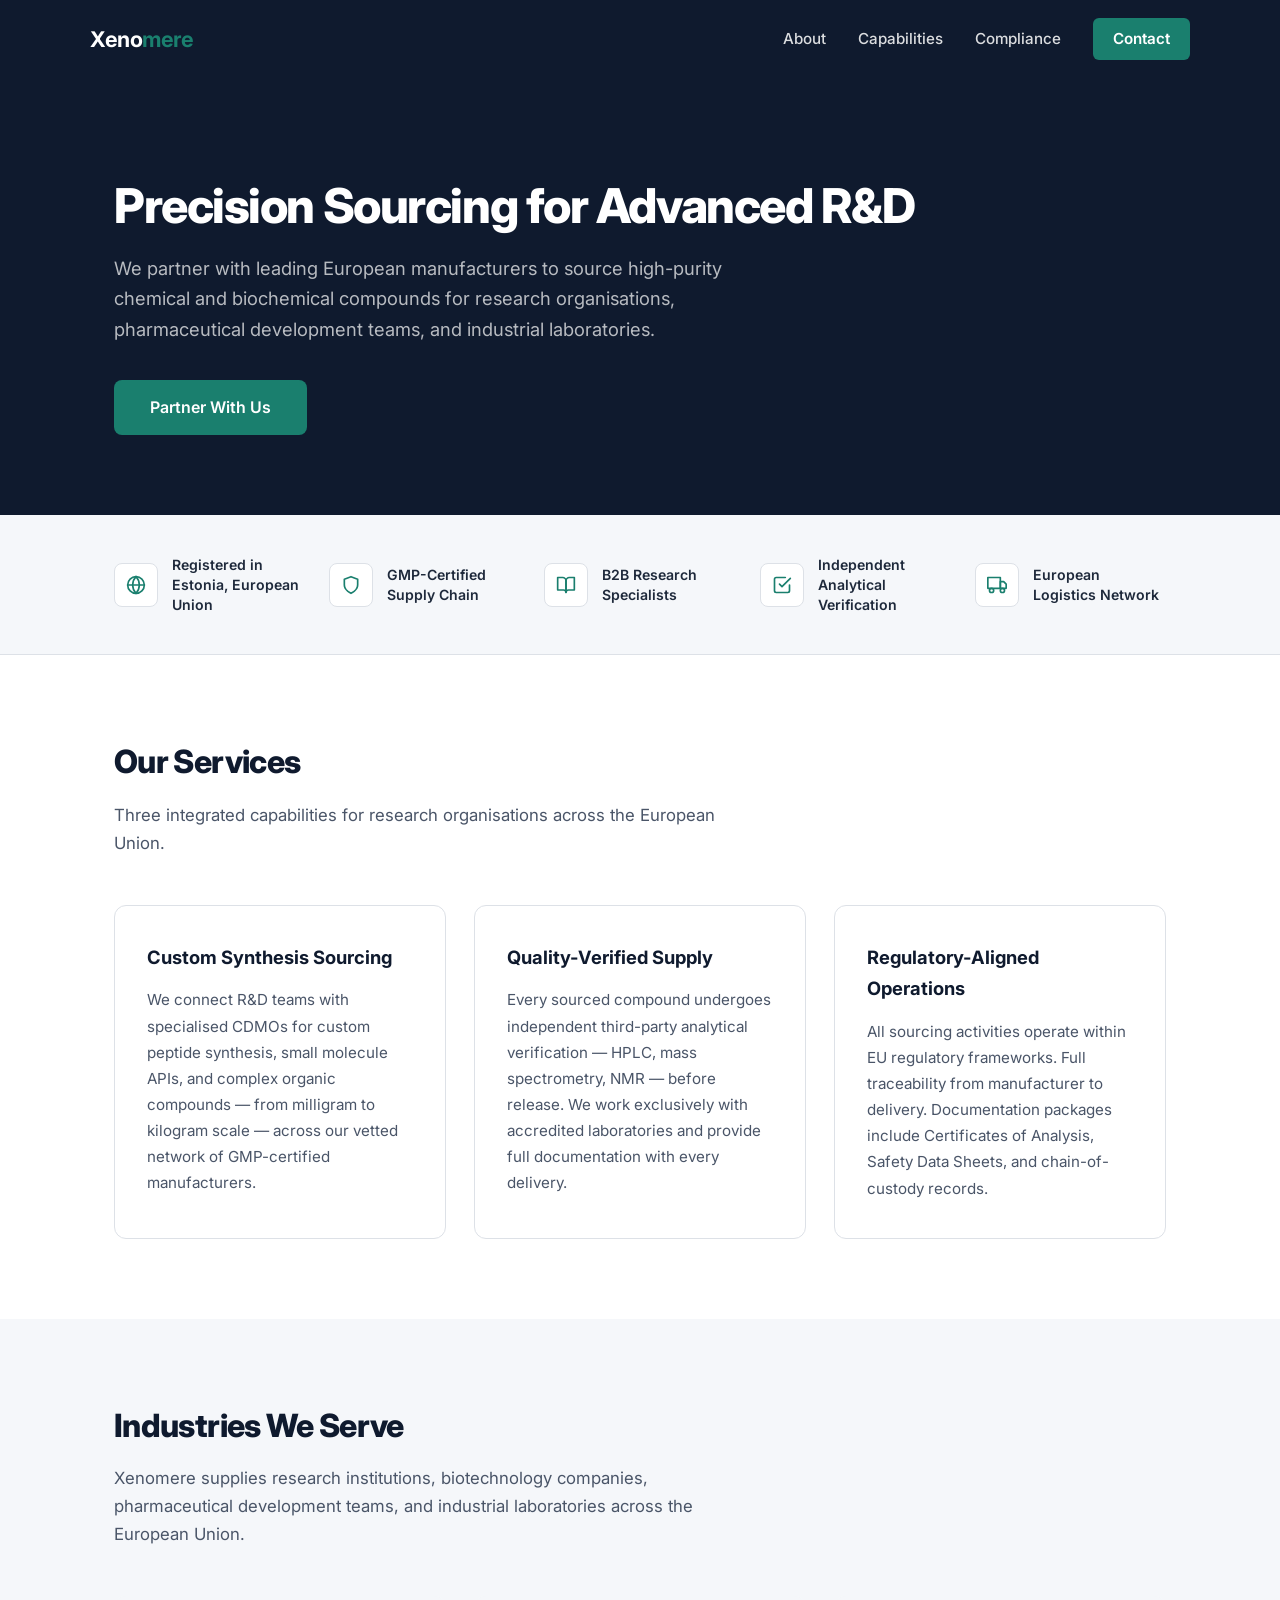
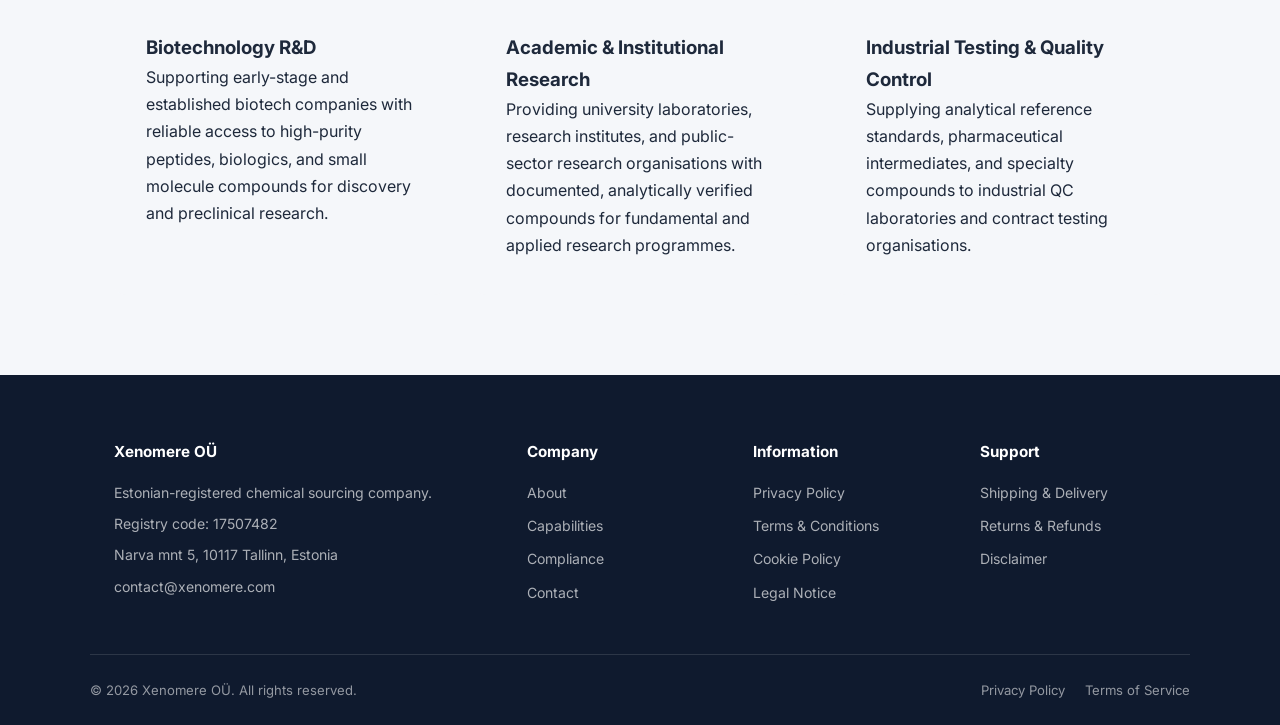
<file: index.html>
<!DOCTYPE html>
<html lang="en">
<head>
  <meta charset="UTF-8">
  <meta name="viewport" content="width=device-width, initial-scale=1.0">
  <title>Xenomere OÜ — Precision Chemical Sourcing for Research &amp; Development</title>
  <meta name="description" content="Xenomere OÜ partners with GMP-certified manufacturers across Europe to source high-purity chemical and biochemical compounds for research organisations.">
  <link rel="preconnect" href="https://fonts.googleapis.com">
  <link rel="preconnect" href="https://fonts.gstatic.com" crossorigin>
  <link href="https://fonts.googleapis.com/css2?family=Inter:wght@400;500;600;700;800&display=swap" rel="stylesheet">
  <link rel="stylesheet" href="css/style.css">
</head>
<body>

<header class="site-header">
  <div class="container header-inner">
    <a href="index.html" class="logo">Xeno<span>mere</span></a>
    <nav class="main-nav">
      <a href="about.html">About</a>
      <a href="capabilities.html">Capabilities</a>
      <a href="compliance.html">Compliance</a>
      <a href="contact.html" class="nav-cta">Contact</a>
    </nav>
  </div>
</header>

<main>
  <section class="hero">
    <div class="container">
      <h1>Precision Sourcing for Advanced R&amp;D</h1>
      <p class="hero-subtitle">We partner with leading European manufacturers to source high-purity chemical and biochemical compounds for research organisations, pharmaceutical development teams, and industrial laboratories.</p>
      <a href="contact.html" class="hero-cta">Partner With Us</a>
    </div>
  </section>

  <section class="trust-bar">
    <div class="container">
      <div class="trust-grid">
        <div class="trust-item">
          <div class="trust-icon">
            <svg width="20" height="20" viewBox="0 0 24 24" fill="none" stroke="currentColor" stroke-width="2" stroke-linecap="round" stroke-linejoin="round"><circle cx="12" cy="12" r="10"/><path d="M12 2a14.5 14.5 0 0 0 0 20 14.5 14.5 0 0 0 0-20"/><path d="M2 12h20"/></svg>
          </div>
          <span>Registered in Estonia, European Union</span>
        </div>
        <div class="trust-item">
          <div class="trust-icon">
            <svg width="20" height="20" viewBox="0 0 24 24" fill="none" stroke="currentColor" stroke-width="2" stroke-linecap="round" stroke-linejoin="round"><path d="M12 22s8-4 8-10V5l-8-3-8 3v7c0 6 8 10 8 10z"/></svg>
          </div>
          <span>GMP-Certified Supply Chain</span>
        </div>
        <div class="trust-item">
          <div class="trust-icon">
            <svg width="20" height="20" viewBox="0 0 24 24" fill="none" stroke="currentColor" stroke-width="2" stroke-linecap="round" stroke-linejoin="round"><path d="M2 3h6a4 4 0 0 1 4 4v14a3 3 0 0 0-3-3H2z"/><path d="M22 3h-6a4 4 0 0 0-4 4v14a3 3 0 0 1 3-3h7z"/></svg>
          </div>
          <span>B2B Research Specialists</span>
        </div>
        <div class="trust-item">
          <div class="trust-icon">
            <svg width="20" height="20" viewBox="0 0 24 24" fill="none" stroke="currentColor" stroke-width="2" stroke-linecap="round" stroke-linejoin="round"><path d="M9 11l3 3L22 4"/><path d="M21 12v7a2 2 0 0 1-2 2H5a2 2 0 0 1-2-2V5a2 2 0 0 1 2-2h11"/></svg>
          </div>
          <span>Independent Analytical Verification</span>
        </div>
        <div class="trust-item">
          <div class="trust-icon">
            <svg width="20" height="20" viewBox="0 0 24 24" fill="none" stroke="currentColor" stroke-width="2" stroke-linecap="round" stroke-linejoin="round"><rect x="1" y="3" width="15" height="13"/><polygon points="16 8 20 8 23 11 23 16 16 16 16 8"/><circle cx="5.5" cy="18.5" r="2.5"/><circle cx="18.5" cy="18.5" r="2.5"/></svg>
          </div>
          <span>European Logistics Network</span>
        </div>
      </div>
    </div>
  </section>

  <section class="section">
    <div class="container">
      <div class="section-header">
        <h2 class="section-title">Our Services</h2>
        <p class="section-subtitle">Three integrated capabilities for research organisations across the European Union.</p>
      </div>
      <div class="card-grid">
        <div class="card">
          <h3>Custom Synthesis Sourcing</h3>
          <p>We connect R&amp;D teams with specialised CDMOs for custom peptide synthesis, small molecule APIs, and complex organic compounds — from milligram to kilogram scale — across our vetted network of GMP-certified manufacturers.</p>
        </div>
        <div class="card">
          <h3>Quality-Verified Supply</h3>
          <p>Every sourced compound undergoes independent third-party analytical verification — HPLC, mass spectrometry, NMR — before release. We work exclusively with accredited laboratories and provide full documentation with every delivery.</p>
        </div>
        <div class="card">
          <h3>Regulatory-Aligned Operations</h3>
          <p>All sourcing activities operate within EU regulatory frameworks. Full traceability from manufacturer to delivery. Documentation packages include Certificates of Analysis, Safety Data Sheets, and chain-of-custody records.</p>
        </div>
      </div>
    </div>
  </section>

  <section class="section section-alt">
    <div class="container">
      <div class="section-header">
        <h2 class="section-title">Industries We Serve</h2>
        <p class="section-subtitle">Xenomere supplies research institutions, biotechnology companies, pharmaceutical development teams, and industrial laboratories across the European Union.</p>
      </div>
      <div class="card-grid">
        <div class="card-alt">
          <h3>Biotechnology R&amp;D</h3>
          <p>Supporting early-stage and established biotech companies with reliable access to high-purity peptides, biologics, and small molecule compounds for discovery and preclinical research.</p>
        </div>
        <div class="card-alt">
          <h3>Academic &amp; Institutional Research</h3>
          <p>Providing university laboratories, research institutes, and public-sector research organisations with documented, analytically verified compounds for fundamental and applied research programmes.</p>
        </div>
        <div class="card-alt">
          <h3>Industrial Testing &amp; Quality Control</h3>
          <p>Supplying analytical reference standards, pharmaceutical intermediates, and specialty compounds to industrial QC laboratories and contract testing organisations.</p>
        </div>
      </div>
    </div>
  </section>
</main>

<footer class="site-footer">
  <div class="container">
    <div class="footer-grid">
      <div class="footer-col">
        <h4>Xenomere OÜ</h4>
        <p>Estonian-registered chemical sourcing company.</p>
        <p>Registry code: 17507482</p>
        <p>Narva mnt 5, 10117 Tallinn, Estonia</p>
        <p><a href="mailto:contact@xenomere.com">contact@xenomere.com</a></p>
      </div>
      <div class="footer-col">
        <h4>Company</h4>
        <nav class="footer-links">
          <a href="about.html">About</a>
          <a href="capabilities.html">Capabilities</a>
          <a href="compliance.html">Compliance</a>
          <a href="contact.html">Contact</a>
        </nav>
      </div>
      <div class="footer-col">
        <h4>Information</h4>
        <nav class="footer-links">
          <a href="privacy.html">Privacy Policy</a>
          <a href="terms.html">Terms &amp; Conditions</a>
          <a href="cookies.html">Cookie Policy</a>
          <a href="legal.html">Legal Notice</a>
        </nav>
      </div>
      <div class="footer-col">
        <h4>Support</h4>
        <nav class="footer-links">
          <a href="shipping.html">Shipping &amp; Delivery</a>
          <a href="returns.html">Returns &amp; Refunds</a>
          <a href="disclaimer.html">Disclaimer</a>
        </nav>
      </div>
    </div>
  </div>
  <div class="footer-legal container">
    <p>© 2026 Xenomere OÜ. All rights reserved.</p>
    <div class="footer-legal-links">
      <a href="privacy.html">Privacy Policy</a>
      <a href="terms.html">Terms of Service</a>
    </div>
  </div>
</footer>

</body>
</html>
</file>
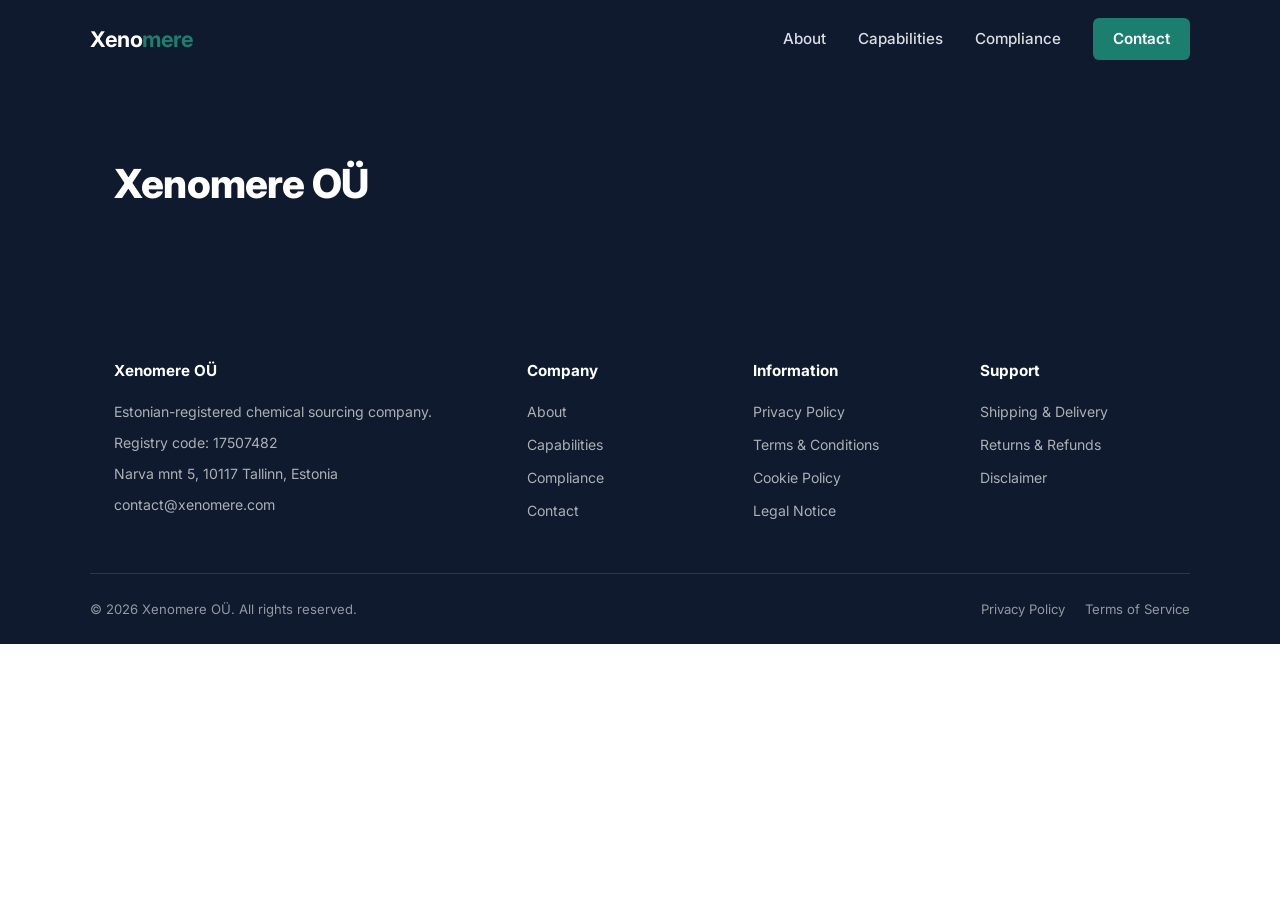
<file: about.html>
<!DOCTYPE html>
<html lang="en">
<head>
  <meta charset="UTF-8">
  <meta name="viewport" content="width=device-width, initial-scale=1.0">
  <title>About Xenomere OÜ — Chemical Sourcing Company | Xenomere</title>
  <meta name="description" content="Xenomere OÜ is an Estonian-registered chemical sourcing company. We bridge advanced R&amp;D organisations and GMP-certified manufacturers across Europe.">
  <link rel="preconnect" href="https://fonts.googleapis.com">
  <link rel="preconnect" href="https://fonts.gstatic.com" crossorigin>
  <link href="https://fonts.googleapis.com/css2?family=Inter:wght@400;500;600;700;800&display=swap" rel="stylesheet">
  <link rel="stylesheet" href="css/style.css">
</head>
<body>

<header class="site-header">
  <div class="container header-inner">
    <a href="index.html" class="logo">Xeno<span>mere</span></a>
    <nav class="main-nav">
      <a href="about.html">About</a>
      <a href="capabilities.html">Capabilities</a>
      <a href="compliance.html">Compliance</a>
      <a href="contact.html" class="nav-cta">Contact</a>
    </nav>
  </div>
</header>

<main>
  <section class="page-hero">
    <div class="container">
      <h1>Xenomere OÜ</h1>
    </div>
  </section>
</main>

<footer class="site-footer">
  <div class="container">
    <div class="footer-grid">
      <div class="footer-col">
        <h4>Xenomere OÜ</h4>
        <p>Estonian-registered chemical sourcing company.</p>
        <p>Registry code: 17507482</p>
        <p>Narva mnt 5, 10117 Tallinn, Estonia</p>
        <p><a href="mailto:contact@xenomere.com">contact@xenomere.com</a></p>
      </div>
      <div class="footer-col">
        <h4>Company</h4>
        <nav class="footer-links">
          <a href="about.html">About</a>
          <a href="capabilities.html">Capabilities</a>
          <a href="compliance.html">Compliance</a>
          <a href="contact.html">Contact</a>
        </nav>
      </div>
      <div class="footer-col">
        <h4>Information</h4>
        <nav class="footer-links">
          <a href="privacy.html">Privacy Policy</a>
          <a href="terms.html">Terms &amp; Conditions</a>
          <a href="cookies.html">Cookie Policy</a>
          <a href="legal.html">Legal Notice</a>
        </nav>
      </div>
      <div class="footer-col">
        <h4>Support</h4>
        <nav class="footer-links">
          <a href="shipping.html">Shipping &amp; Delivery</a>
          <a href="returns.html">Returns &amp; Refunds</a>
          <a href="disclaimer.html">Disclaimer</a>
        </nav>
      </div>
    </div>
  </div>
  <div class="footer-legal container">
    <p>© 2026 Xenomere OÜ. All rights reserved.</p>
    <div class="footer-legal-links">
      <a href="privacy.html">Privacy Policy</a>
      <a href="terms.html">Terms of Service</a>
    </div>
  </div>
</footer>

</body>
</html>
</file>
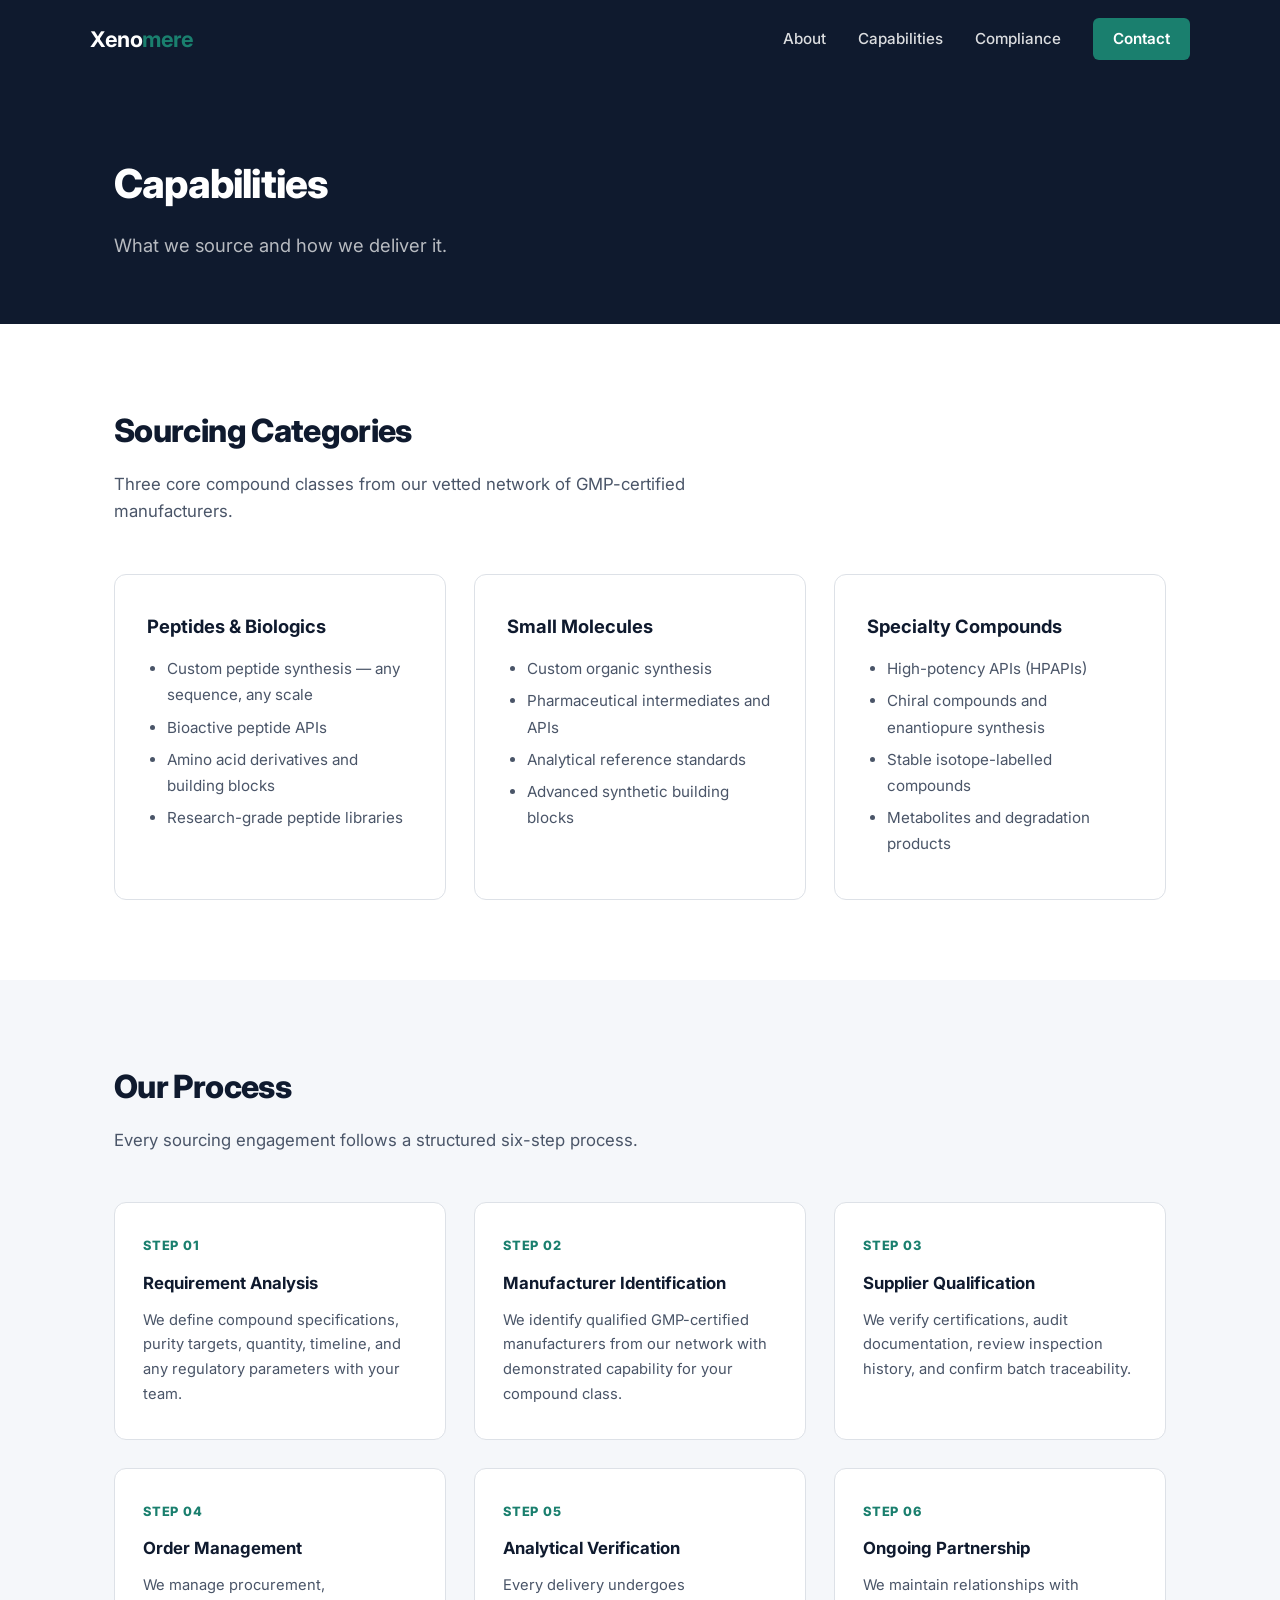
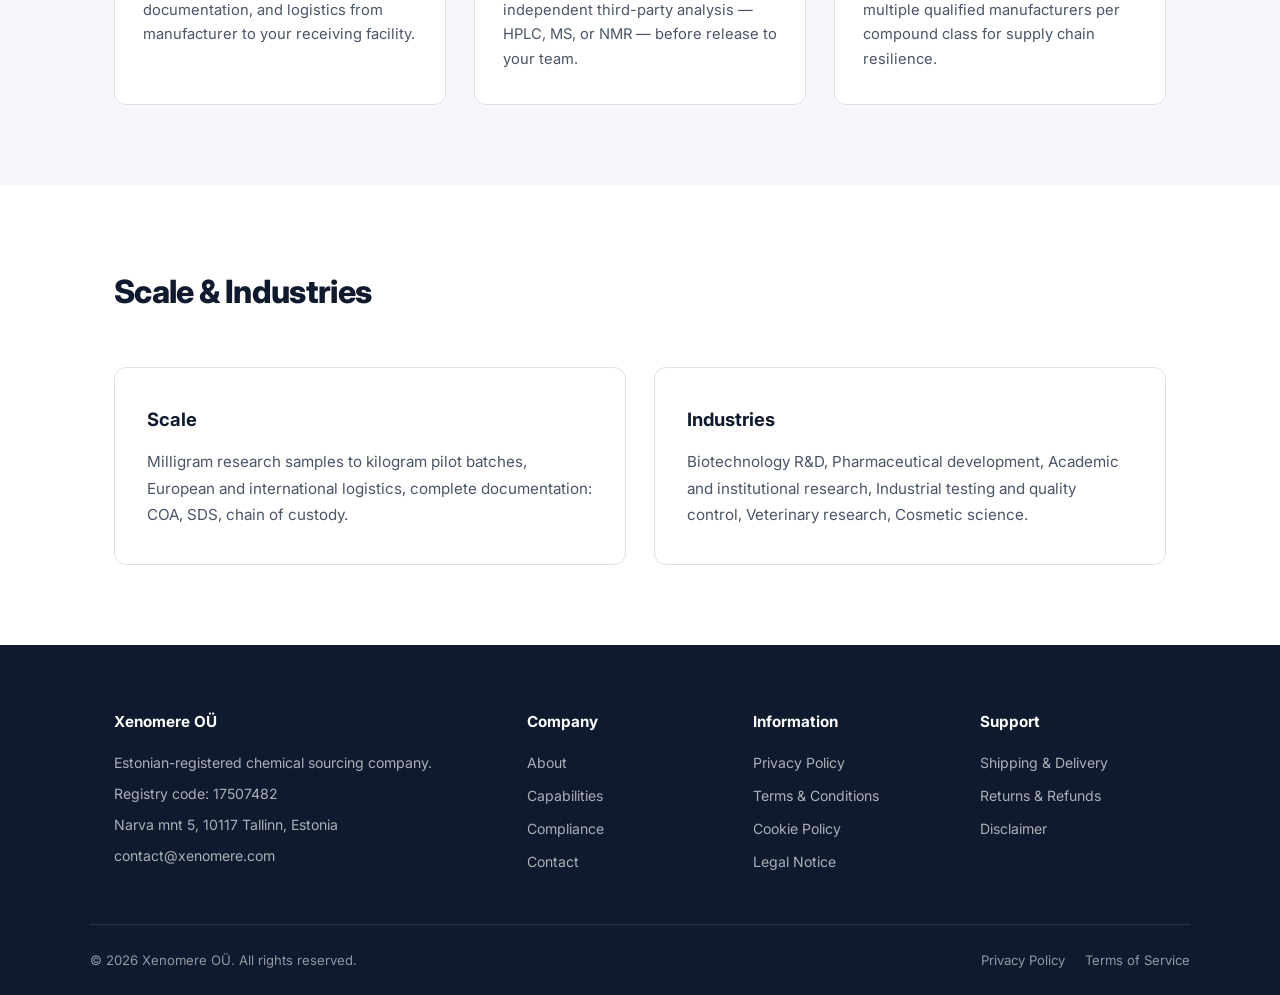
<file: capabilities.html>
<!DOCTYPE html>
<html lang="en">
<head>
  <meta charset="UTF-8">
  <meta name="viewport" content="width=device-width, initial-scale=1.0">
  <title>Capabilities — Compound Sourcing &amp; Custom Synthesis | Xenomere</title>
  <meta name="description" content="Xenomere OÜ sources peptides, small molecules, and specialty compounds from GMP-certified manufacturers. Milligram to kilogram scale, full documentation.">
  <link rel="preconnect" href="https://fonts.googleapis.com">
  <link rel="preconnect" href="https://fonts.gstatic.com" crossorigin>
  <link href="https://fonts.googleapis.com/css2?family=Inter:wght@400;500;600;700;800&display=swap" rel="stylesheet">
  <link rel="stylesheet" href="css/style.css">
</head>
<body>

<header class="site-header">
  <div class="container header-inner">
    <a href="index.html" class="logo">Xeno<span>mere</span></a>
    <nav class="main-nav">
      <a href="about.html">About</a>
      <a href="capabilities.html">Capabilities</a>
      <a href="compliance.html">Compliance</a>
      <a href="contact.html" class="nav-cta">Contact</a>
    </nav>
  </div>
</header>

<main>
  <section class="page-hero">
    <div class="container">
      <h1>Capabilities</h1>
      <p class="hero-subtitle">What we source and how we deliver it.</p>
    </div>
  </section>

  <section class="section">
    <div class="container">
      <div class="section-header">
        <h2 class="section-title">Sourcing Categories</h2>
        <p class="section-subtitle">Three core compound classes from our vetted network of GMP-certified manufacturers.</p>
      </div>
      <div class="card-grid">
        <div class="card">
          <h3>Peptides &amp; Biologics</h3>
          <ul>
            <li>Custom peptide synthesis — any sequence, any scale</li>
            <li>Bioactive peptide APIs</li>
            <li>Amino acid derivatives and building blocks</li>
            <li>Research-grade peptide libraries</li>
          </ul>
        </div>
        <div class="card">
          <h3>Small Molecules</h3>
          <ul>
            <li>Custom organic synthesis</li>
            <li>Pharmaceutical intermediates and APIs</li>
            <li>Analytical reference standards</li>
            <li>Advanced synthetic building blocks</li>
          </ul>
        </div>
        <div class="card">
          <h3>Specialty Compounds</h3>
          <ul>
            <li>High-potency APIs (HPAPIs)</li>
            <li>Chiral compounds and enantiopure synthesis</li>
            <li>Stable isotope-labelled compounds</li>
            <li>Metabolites and degradation products</li>
          </ul>
        </div>
      </div>
    </div>
  </section>

  <section class="section section-alt">
    <div class="container">
      <div class="section-header">
        <h2 class="section-title">Our Process</h2>
        <p class="section-subtitle">Every sourcing engagement follows a structured six-step process.</p>
      </div>
      <div class="process-grid">
        <div class="process-step">
          <div class="step-number">Step 01</div>
          <h3>Requirement Analysis</h3>
          <p>We define compound specifications, purity targets, quantity, timeline, and any regulatory parameters with your team.</p>
        </div>
        <div class="process-step">
          <div class="step-number">Step 02</div>
          <h3>Manufacturer Identification</h3>
          <p>We identify qualified GMP-certified manufacturers from our network with demonstrated capability for your compound class.</p>
        </div>
        <div class="process-step">
          <div class="step-number">Step 03</div>
          <h3>Supplier Qualification</h3>
          <p>We verify certifications, audit documentation, review inspection history, and confirm batch traceability.</p>
        </div>
        <div class="process-step">
          <div class="step-number">Step 04</div>
          <h3>Order Management</h3>
          <p>We manage procurement, documentation, and logistics from manufacturer to your receiving facility.</p>
        </div>
        <div class="process-step">
          <div class="step-number">Step 05</div>
          <h3>Analytical Verification</h3>
          <p>Every delivery undergoes independent third-party analysis — HPLC, MS, or NMR — before release to your team.</p>
        </div>
        <div class="process-step">
          <div class="step-number">Step 06</div>
          <h3>Ongoing Partnership</h3>
          <p>We maintain relationships with multiple qualified manufacturers per compound class for supply chain resilience.</p>
        </div>
      </div>
    </div>
  </section>

  <section class="section">
    <div class="container">
      <div class="section-header">
        <h2 class="section-title">Scale &amp; Industries</h2>
      </div>
      <div class="card-grid-2">
        <div class="card">
          <h3>Scale</h3>
          <p>Milligram research samples to kilogram pilot batches, European and international logistics, complete documentation: COA, SDS, chain of custody.</p>
        </div>
        <div class="card">
          <h3>Industries</h3>
          <p>Biotechnology R&amp;D, Pharmaceutical development, Academic and institutional research, Industrial testing and quality control, Veterinary research, Cosmetic science.</p>
        </div>
      </div>
    </div>
  </section>
</main>

<footer class="site-footer">
  <div class="container">
    <div class="footer-grid">
      <div class="footer-col">
        <h4>Xenomere OÜ</h4>
        <p>Estonian-registered chemical sourcing company.</p>
        <p>Registry code: 17507482</p>
        <p>Narva mnt 5, 10117 Tallinn, Estonia</p>
        <p><a href="mailto:contact@xenomere.com">contact@xenomere.com</a></p>
      </div>
      <div class="footer-col">
        <h4>Company</h4>
        <nav class="footer-links">
          <a href="about.html">About</a>
          <a href="capabilities.html">Capabilities</a>
          <a href="compliance.html">Compliance</a>
          <a href="contact.html">Contact</a>
        </nav>
      </div>
      <div class="footer-col">
        <h4>Information</h4>
        <nav class="footer-links">
          <a href="privacy.html">Privacy Policy</a>
          <a href="terms.html">Terms &amp; Conditions</a>
          <a href="cookies.html">Cookie Policy</a>
          <a href="legal.html">Legal Notice</a>
        </nav>
      </div>
      <div class="footer-col">
        <h4>Support</h4>
        <nav class="footer-links">
          <a href="shipping.html">Shipping &amp; Delivery</a>
          <a href="returns.html">Returns &amp; Refunds</a>
          <a href="disclaimer.html">Disclaimer</a>
        </nav>
      </div>
    </div>
  </div>
  <div class="footer-legal container">
    <p>© 2026 Xenomere OÜ. All rights reserved.</p>
    <div class="footer-legal-links">
      <a href="privacy.html">Privacy Policy</a>
      <a href="terms.html">Terms of Service</a>
    </div>
  </div>
</footer>

</body>
</html>
</file>
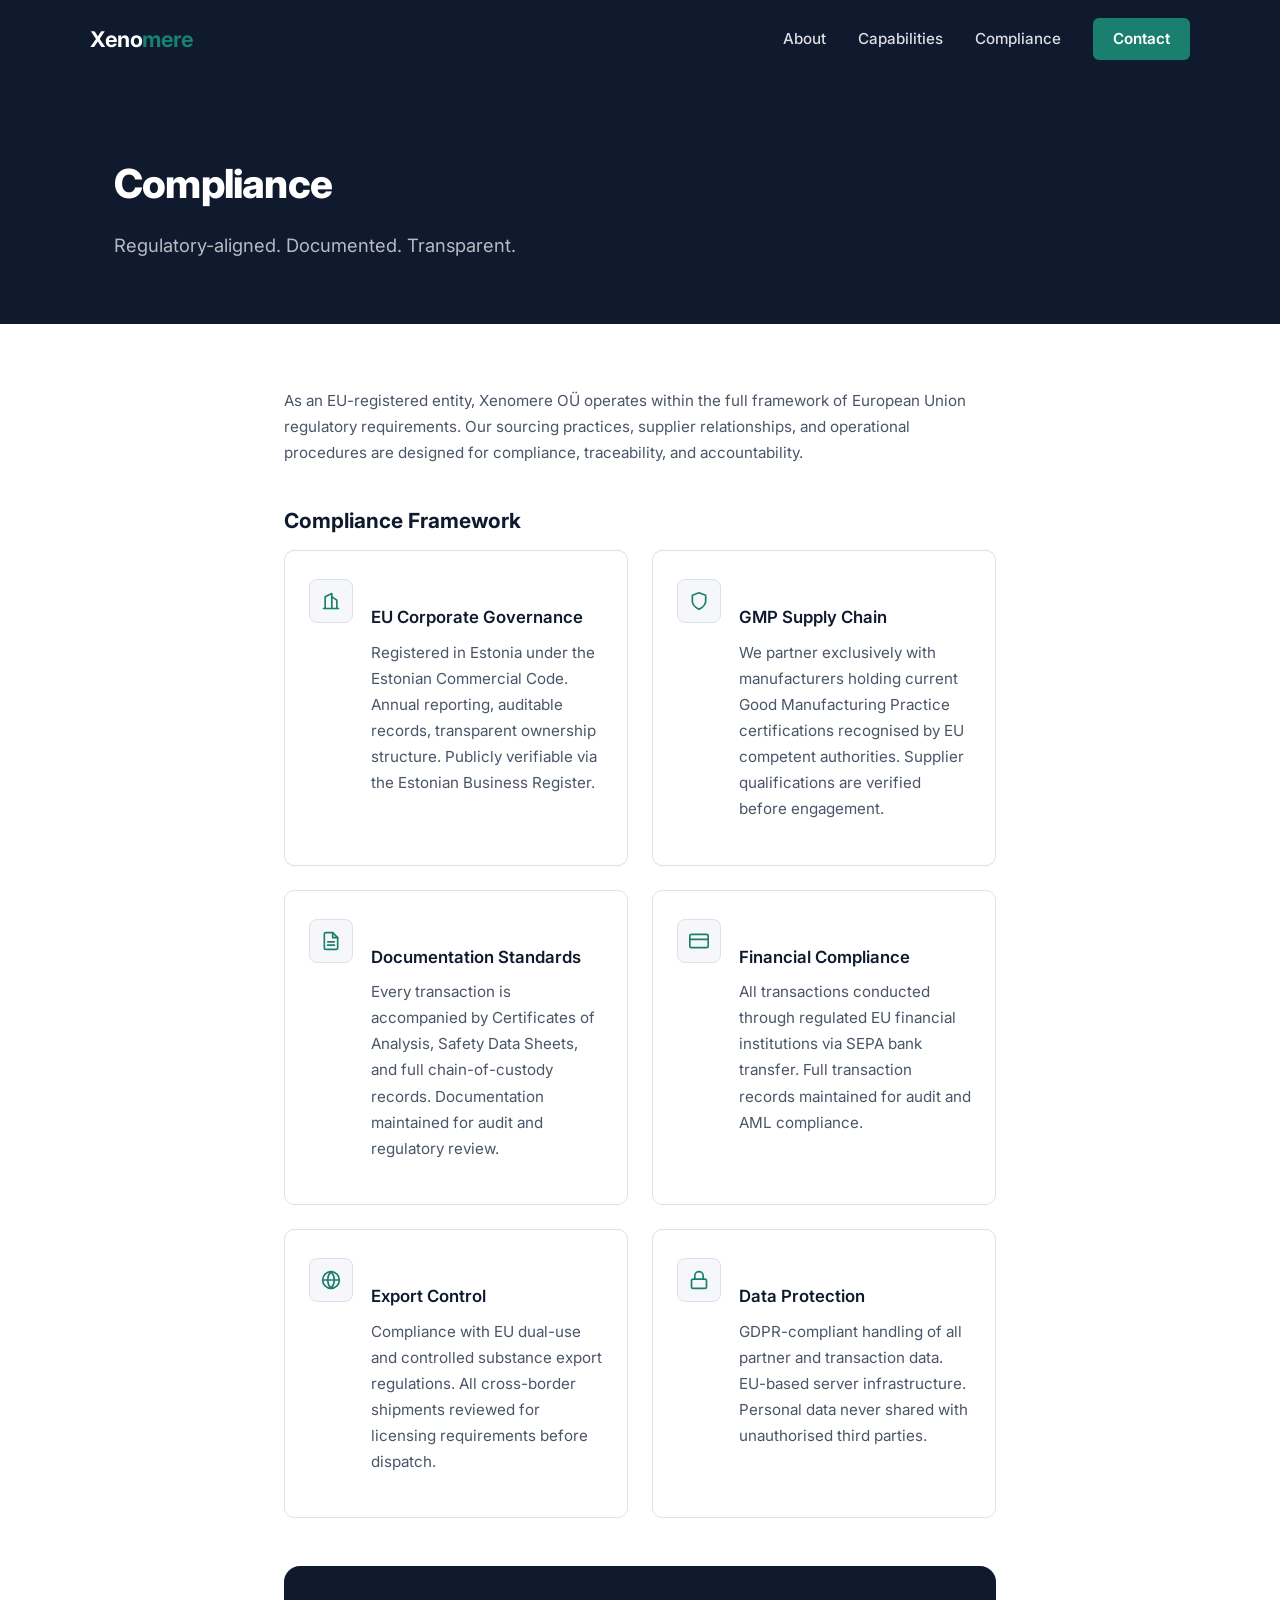
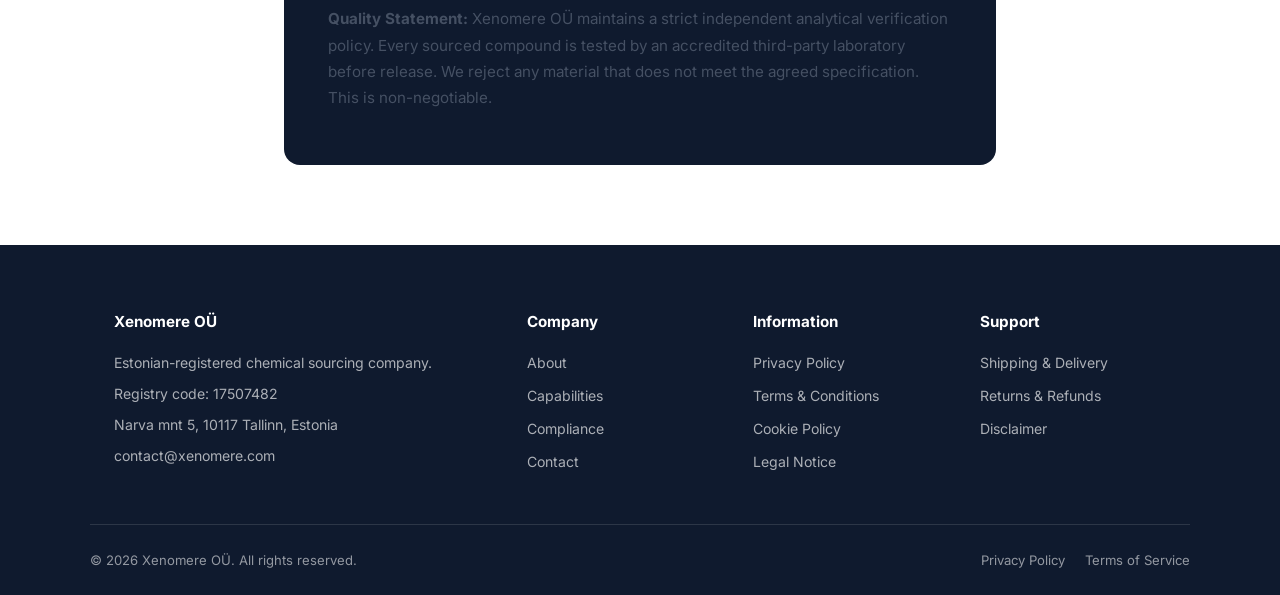
<file: compliance.html>
<!DOCTYPE html>
<html lang="en">
<head>
  <meta charset="UTF-8">
  <meta name="viewport" content="width=device-width, initial-scale=1.0">
  <title>Compliance — Regulatory Framework | Xenomere</title>
  <meta name="description" content="Xenomere OÜ operates within EU regulatory frameworks. GMP supply chain, SEPA-only transactions, GDPR compliance, and export control.">
  <link rel="preconnect" href="https://fonts.googleapis.com">
  <link rel="preconnect" href="https://fonts.gstatic.com" crossorigin>
  <link href="https://fonts.googleapis.com/css2?family=Inter:wght@400;500;600;700;800&display=swap" rel="stylesheet">
  <link rel="stylesheet" href="css/style.css">
</head>
<body>

<header class="site-header">
  <div class="container header-inner">
    <a href="index.html" class="logo">Xeno<span>mere</span></a>
    <nav class="main-nav">
      <a href="about.html">About</a>
      <a href="capabilities.html">Capabilities</a>
      <a href="compliance.html">Compliance</a>
      <a href="contact.html" class="nav-cta">Contact</a>
    </nav>
  </div>
</header>

<main>
  <section class="page-hero">
    <div class="container">
      <h1>Compliance</h1>
      <p class="hero-subtitle">Regulatory-aligned. Documented. Transparent.</p>
    </div>
  </section>

  <section class="content-page">
    <div class="container content-narrow">
      <p>As an EU-registered entity, Xenomere OÜ operates within the full framework of European Union regulatory requirements. Our sourcing practices, supplier relationships, and operational procedures are designed for compliance, traceability, and accountability.</p>

      <h2>Compliance Framework</h2>
      <div class="compliance-grid">
        <div class="compliance-item">
          <div class="compliance-icon">
            <svg width="20" height="20" viewBox="0 0 24 24" fill="none" stroke="currentColor" stroke-width="2" stroke-linecap="round" stroke-linejoin="round"><path d="M3 21h18"/><path d="M5 21V7l8-4v18"/><path d="M19 21V11l-6-4"/></svg>
          </div>
          <div>
            <h3>EU Corporate Governance</h3>
            <p>Registered in Estonia under the Estonian Commercial Code. Annual reporting, auditable records, transparent ownership structure. Publicly verifiable via the Estonian Business Register.</p>
          </div>
        </div>
        <div class="compliance-item">
          <div class="compliance-icon">
            <svg width="20" height="20" viewBox="0 0 24 24" fill="none" stroke="currentColor" stroke-width="2" stroke-linecap="round" stroke-linejoin="round"><path d="M12 22s8-4 8-10V5l-8-3-8 3v7c0 6 8 10 8 10z"/></svg>
          </div>
          <div>
            <h3>GMP Supply Chain</h3>
            <p>We partner exclusively with manufacturers holding current Good Manufacturing Practice certifications recognised by EU competent authorities. Supplier qualifications are verified before engagement.</p>
          </div>
        </div>
        <div class="compliance-item">
          <div class="compliance-icon">
            <svg width="20" height="20" viewBox="0 0 24 24" fill="none" stroke="currentColor" stroke-width="2" stroke-linecap="round" stroke-linejoin="round"><path d="M14 2H6a2 2 0 0 0-2 2v16a2 2 0 0 0 2 2h12a2 2 0 0 0 2-2V8z"/><polyline points="14 2 14 8 20 8"/><line x1="16" y1="13" x2="8" y2="13"/><line x1="16" y1="17" x2="8" y2="17"/></svg>
          </div>
          <div>
            <h3>Documentation Standards</h3>
            <p>Every transaction is accompanied by Certificates of Analysis, Safety Data Sheets, and full chain-of-custody records. Documentation maintained for audit and regulatory review.</p>
          </div>
        </div>
        <div class="compliance-item">
          <div class="compliance-icon">
            <svg width="20" height="20" viewBox="0 0 24 24" fill="none" stroke="currentColor" stroke-width="2" stroke-linecap="round" stroke-linejoin="round"><rect x="1" y="4" width="22" height="16" rx="2" ry="2"/><line x1="1" y1="10" x2="23" y2="10"/></svg>
          </div>
          <div>
            <h3>Financial Compliance</h3>
            <p>All transactions conducted through regulated EU financial institutions via SEPA bank transfer. Full transaction records maintained for audit and AML compliance.</p>
          </div>
        </div>
        <div class="compliance-item">
          <div class="compliance-icon">
            <svg width="20" height="20" viewBox="0 0 24 24" fill="none" stroke="currentColor" stroke-width="2" stroke-linecap="round" stroke-linejoin="round"><circle cx="12" cy="12" r="10"/><path d="M2 12h20"/><path d="M12 2a15.3 15.3 0 0 1 4 10 15.3 15.3 0 0 1-4 10 15.3 15.3 0 0 1-4-10 15.3 15.3 0 0 1 4-10z"/></svg>
          </div>
          <div>
            <h3>Export Control</h3>
            <p>Compliance with EU dual-use and controlled substance export regulations. All cross-border shipments reviewed for licensing requirements before dispatch.</p>
          </div>
        </div>
        <div class="compliance-item">
          <div class="compliance-icon">
            <svg width="20" height="20" viewBox="0 0 24 24" fill="none" stroke="currentColor" stroke-width="2" stroke-linecap="round" stroke-linejoin="round"><rect x="3" y="11" width="18" height="11" rx="2" ry="2"/><path d="M7 11V7a5 5 0 0 1 10 0v4"/></svg>
          </div>
          <div>
            <h3>Data Protection</h3>
            <p>GDPR-compliant handling of all partner and transaction data. EU-based server infrastructure. Personal data never shared with unauthorised third parties.</p>
          </div>
        </div>
      </div>

      <div class="callout">
        <p><strong>Quality Statement:</strong> Xenomere OÜ maintains a strict independent analytical verification policy. Every sourced compound is tested by an accredited third-party laboratory before release. We reject any material that does not meet the agreed specification. This is non-negotiable.</p>
      </div>
    </div>
  </section>
</main>

<footer class="site-footer">
  <div class="container">
    <div class="footer-grid">
      <div class="footer-col">
        <h4>Xenomere OÜ</h4>
        <p>Estonian-registered chemical sourcing company.</p>
        <p>Registry code: 17507482</p>
        <p>Narva mnt 5, 10117 Tallinn, Estonia</p>
        <p><a href="mailto:contact@xenomere.com">contact@xenomere.com</a></p>
      </div>
      <div class="footer-col">
        <h4>Company</h4>
        <nav class="footer-links">
          <a href="about.html">About</a>
          <a href="capabilities.html">Capabilities</a>
          <a href="compliance.html">Compliance</a>
          <a href="contact.html">Contact</a>
        </nav>
      </div>
      <div class="footer-col">
        <h4>Information</h4>
        <nav class="footer-links">
          <a href="privacy.html">Privacy Policy</a>
          <a href="terms.html">Terms &amp; Conditions</a>
          <a href="cookies.html">Cookie Policy</a>
          <a href="legal.html">Legal Notice</a>
        </nav>
      </div>
      <div class="footer-col">
        <h4>Support</h4>
        <nav class="footer-links">
          <a href="shipping.html">Shipping &amp; Delivery</a>
          <a href="returns.html">Returns &amp; Refunds</a>
          <a href="disclaimer.html">Disclaimer</a>
        </nav>
      </div>
    </div>
  </div>
  <div class="footer-legal container">
    <p>© 2026 Xenomere OÜ. All rights reserved.</p>
    <div class="footer-legal-links">
      <a href="privacy.html">Privacy Policy</a>
      <a href="terms.html">Terms of Service</a>
    </div>
  </div>
</footer>

</body>
</html>
</file>
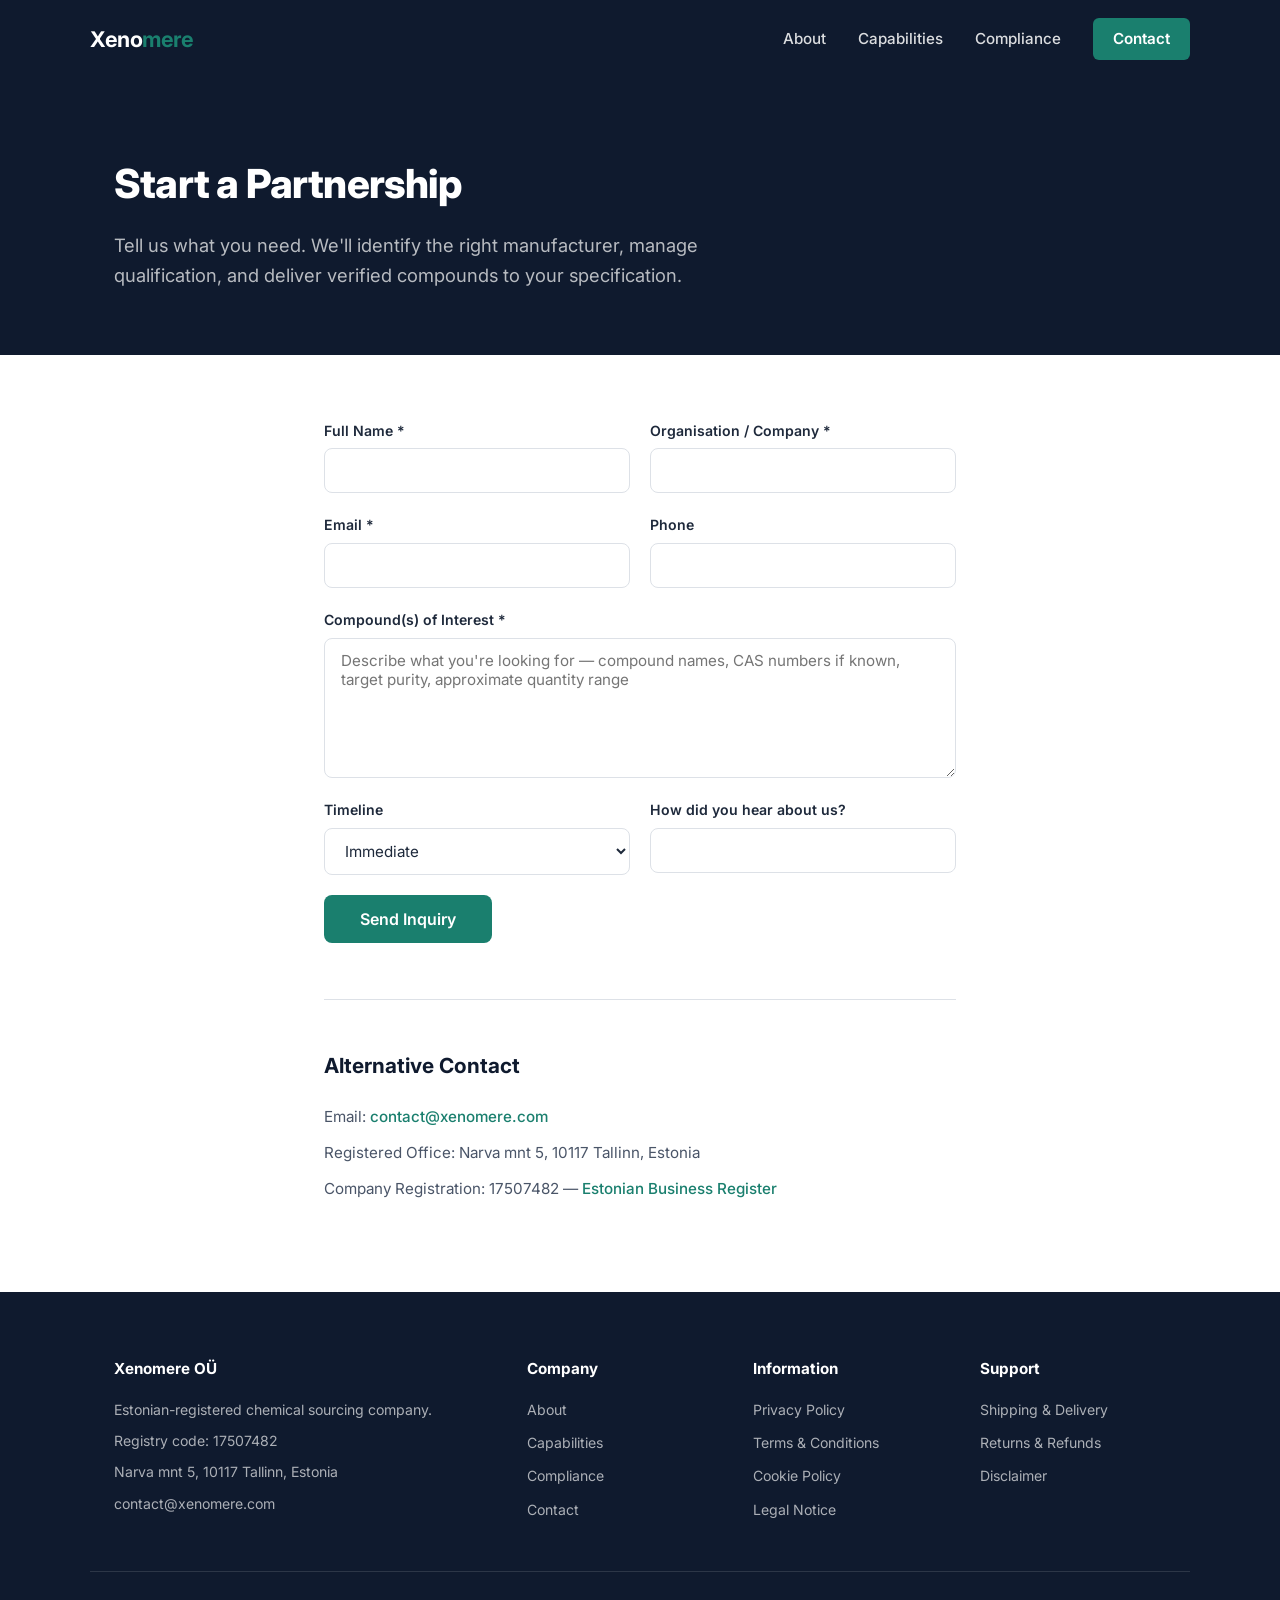
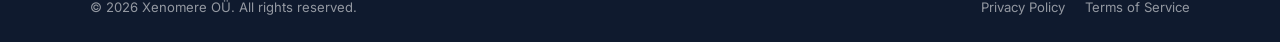
<file: contact.html>
<!DOCTYPE html>
<html lang="en">
<head>
  <meta charset="UTF-8">
  <meta name="viewport" content="width=device-width, initial-scale=1.0">
  <title>Contact Xenomere OÜ — Start a Sourcing Partnership</title>
  <meta name="description" content="Contact Xenomere OÜ to discuss your compound sourcing requirements. Tell us what you need and we'll identify the right manufacturer.">
  <link rel="preconnect" href="https://fonts.googleapis.com">
  <link rel="preconnect" href="https://fonts.gstatic.com" crossorigin>
  <link href="https://fonts.googleapis.com/css2?family=Inter:wght@400;500;600;700;800&display=swap" rel="stylesheet">
  <link rel="stylesheet" href="css/style.css">
</head>
<body>

<header class="site-header">
  <div class="container header-inner">
    <a href="index.html" class="logo">Xeno<span>mere</span></a>
    <nav class="main-nav">
      <a href="about.html">About</a>
      <a href="capabilities.html">Capabilities</a>
      <a href="compliance.html">Compliance</a>
      <a href="contact.html" class="nav-cta">Contact</a>
    </nav>
  </div>
</header>

<main>
  <section class="page-hero">
    <div class="container">
      <h1>Start a Partnership</h1>
      <p class="hero-subtitle">Tell us what you need. We'll identify the right manufacturer, manage qualification, and deliver verified compounds to your specification.</p>
    </div>
  </section>

  <section class="form-section">
    <div class="container form-container">
      <form class="contact-form" action="#" method="post">
        <div class="form-group">
          <label for="full-name">Full Name *</label>
          <input type="text" id="full-name" name="full-name" required>
        </div>
        <div class="form-group">
          <label for="organisation">Organisation / Company *</label>
          <input type="text" id="organisation" name="organisation" required>
        </div>
        <div class="form-group">
          <label for="email">Email *</label>
          <input type="email" id="email" name="email" required>
        </div>
        <div class="form-group">
          <label for="phone">Phone</label>
          <input type="tel" id="phone" name="phone">
        </div>
        <div class="form-group full-width">
          <label for="compounds">Compound(s) of Interest *</label>
          <textarea id="compounds" name="compounds" required placeholder="Describe what you're looking for — compound names, CAS numbers if known, target purity, approximate quantity range"></textarea>
        </div>
        <div class="form-group">
          <label for="timeline">Timeline</label>
          <select id="timeline" name="timeline">
            <option value="immediate">Immediate</option>
            <option value="1-3-months">1–3 months</option>
            <option value="3-6-months">3–6 months</option>
            <option value="exploratory">Exploratory</option>
          </select>
        </div>
        <div class="form-group">
          <label for="referral">How did you hear about us?</label>
          <input type="text" id="referral" name="referral">
        </div>
        <div class="form-submit">
          <button type="submit" class="btn-submit">Send Inquiry</button>
        </div>
      </form>

      <div class="contact-alt">
        <h2>Alternative Contact</h2>
        <p>Email: <a href="mailto:contact@xenomere.com">contact@xenomere.com</a></p>
        <p>Registered Office: Narva mnt 5, 10117 Tallinn, Estonia</p>
        <p>Company Registration: 17507482 — <a href="https://ariregister.rik.ee" target="_blank" rel="noopener noreferrer">Estonian Business Register</a></p>
      </div>
    </div>
  </section>
</main>

<footer class="site-footer">
  <div class="container">
    <div class="footer-grid">
      <div class="footer-col">
        <h4>Xenomere OÜ</h4>
        <p>Estonian-registered chemical sourcing company.</p>
        <p>Registry code: 17507482</p>
        <p>Narva mnt 5, 10117 Tallinn, Estonia</p>
        <p><a href="mailto:contact@xenomere.com">contact@xenomere.com</a></p>
      </div>
      <div class="footer-col">
        <h4>Company</h4>
        <nav class="footer-links">
          <a href="about.html">About</a>
          <a href="capabilities.html">Capabilities</a>
          <a href="compliance.html">Compliance</a>
          <a href="contact.html">Contact</a>
        </nav>
      </div>
      <div class="footer-col">
        <h4>Information</h4>
        <nav class="footer-links">
          <a href="privacy.html">Privacy Policy</a>
          <a href="terms.html">Terms &amp; Conditions</a>
          <a href="cookies.html">Cookie Policy</a>
          <a href="legal.html">Legal Notice</a>
        </nav>
      </div>
      <div class="footer-col">
        <h4>Support</h4>
        <nav class="footer-links">
          <a href="shipping.html">Shipping &amp; Delivery</a>
          <a href="returns.html">Returns &amp; Refunds</a>
          <a href="disclaimer.html">Disclaimer</a>
        </nav>
      </div>
    </div>
  </div>
  <div class="footer-legal container">
    <p>© 2026 Xenomere OÜ. All rights reserved.</p>
    <div class="footer-legal-links">
      <a href="privacy.html">Privacy Policy</a>
      <a href="terms.html">Terms of Service</a>
    </div>
  </div>
</footer>

</body>
</html>
</file>
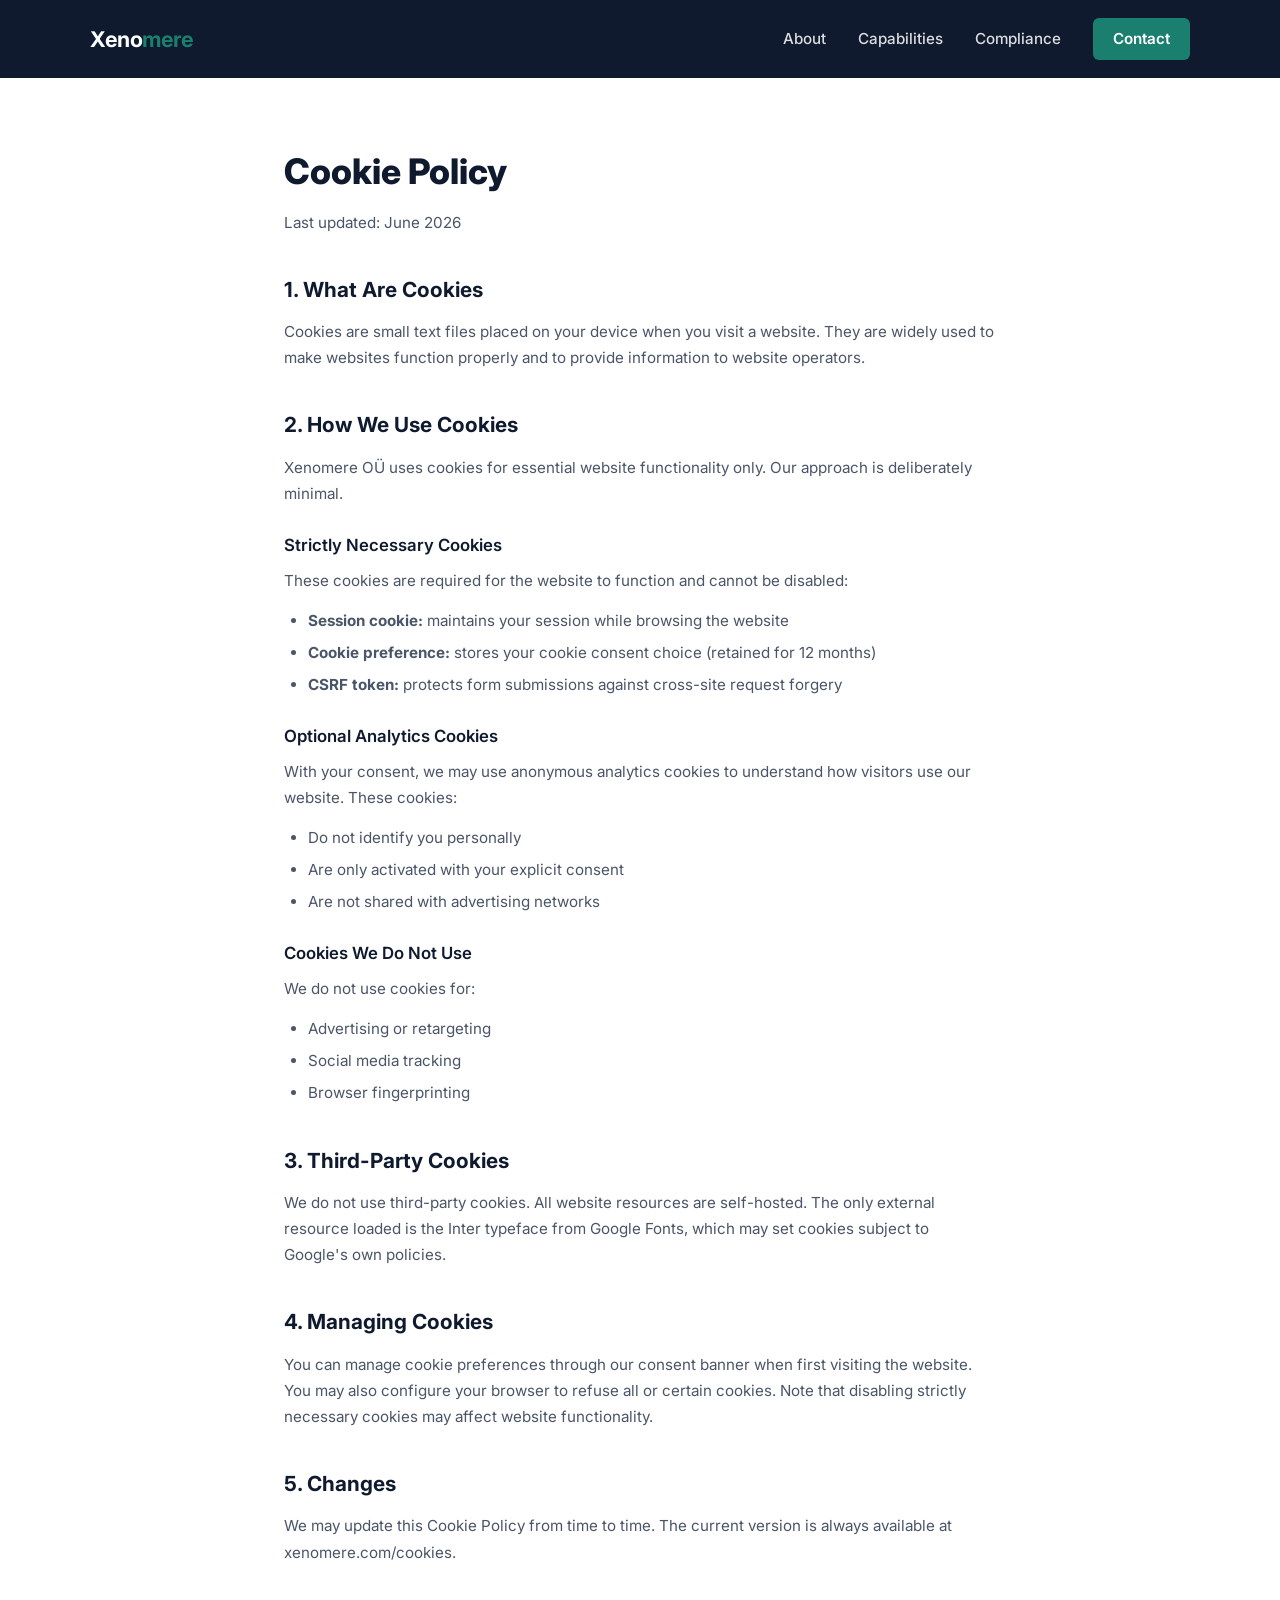
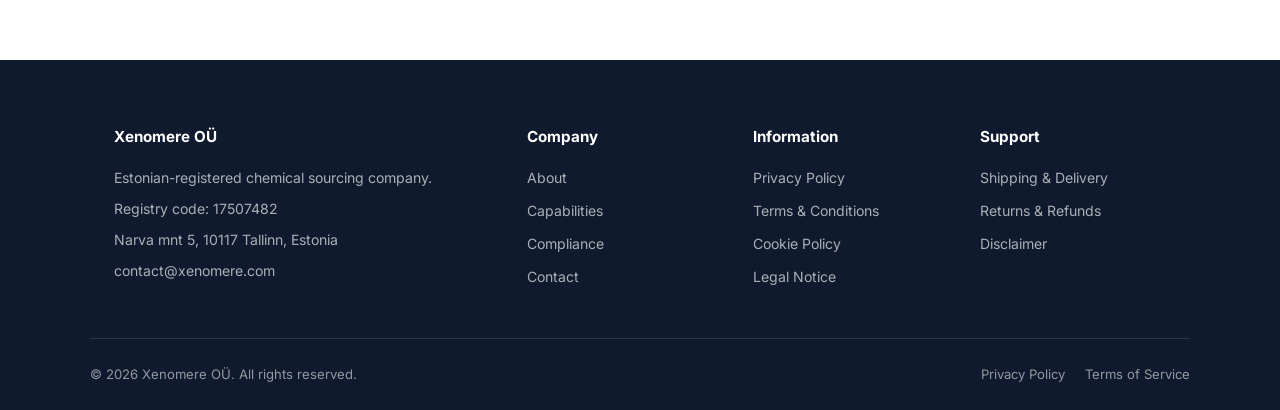
<file: cookies.html>
<!DOCTYPE html>
<html lang="en">
<head>
  <meta charset="UTF-8">
  <meta name="viewport" content="width=device-width, initial-scale=1.0">
  <title>Cookie Policy | Xenomere OÜ</title>
  <meta name="description" content="Cookie Policy for Xenomere OÜ. How we use cookies on xenomere.com.">
  <link rel="preconnect" href="https://fonts.googleapis.com">
  <link rel="preconnect" href="https://fonts.gstatic.com" crossorigin>
  <link href="https://fonts.googleapis.com/css2?family=Inter:wght@400;500;600;700;800&display=swap" rel="stylesheet">
  <link rel="stylesheet" href="css/style.css">
</head>
<body>

<header class="site-header">
  <div class="container header-inner">
    <a href="index.html" class="logo">Xeno<span>mere</span></a>
    <nav class="main-nav">
      <a href="about.html">About</a>
      <a href="capabilities.html">Capabilities</a>
      <a href="compliance.html">Compliance</a>
      <a href="contact.html" class="nav-cta">Contact</a>
    </nav>
  </div>
</header>

<main>
  <section class="content-page">
    <div class="container content-narrow">
      <h1>Cookie Policy</h1>
      <p class="last-updated">Last updated: June 2026</p>

      <h2>1. What Are Cookies</h2>
      <p>Cookies are small text files placed on your device when you visit a website. They are widely used to make websites function properly and to provide information to website operators.</p>

      <h2>2. How We Use Cookies</h2>
      <p>Xenomere OÜ uses cookies for essential website functionality only. Our approach is deliberately minimal.</p>

      <h3>Strictly Necessary Cookies</h3>
      <p>These cookies are required for the website to function and cannot be disabled:</p>
      <ul>
        <li><strong>Session cookie:</strong> maintains your session while browsing the website</li>
        <li><strong>Cookie preference:</strong> stores your cookie consent choice (retained for 12 months)</li>
        <li><strong>CSRF token:</strong> protects form submissions against cross-site request forgery</li>
      </ul>

      <h3>Optional Analytics Cookies</h3>
      <p>With your consent, we may use anonymous analytics cookies to understand how visitors use our website. These cookies:</p>
      <ul>
        <li>Do not identify you personally</li>
        <li>Are only activated with your explicit consent</li>
        <li>Are not shared with advertising networks</li>
      </ul>

      <h3>Cookies We Do Not Use</h3>
      <p>We do not use cookies for:</p>
      <ul>
        <li>Advertising or retargeting</li>
        <li>Social media tracking</li>
        <li>Browser fingerprinting</li>
      </ul>

      <h2>3. Third-Party Cookies</h2>
      <p>We do not use third-party cookies. All website resources are self-hosted. The only external resource loaded is the Inter typeface from Google Fonts, which may set cookies subject to Google's own policies.</p>

      <h2>4. Managing Cookies</h2>
      <p>You can manage cookie preferences through our consent banner when first visiting the website. You may also configure your browser to refuse all or certain cookies. Note that disabling strictly necessary cookies may affect website functionality.</p>

      <h2>5. Changes</h2>
      <p>We may update this Cookie Policy from time to time. The current version is always available at <a href="cookies.html">xenomere.com/cookies</a>.</p>
    </div>
  </section>
</main>

<footer class="site-footer">
  <div class="container">
    <div class="footer-grid">
      <div class="footer-col">
        <h4>Xenomere OÜ</h4>
        <p>Estonian-registered chemical sourcing company.</p>
        <p>Registry code: 17507482</p>
        <p>Narva mnt 5, 10117 Tallinn, Estonia</p>
        <p><a href="mailto:contact@xenomere.com">contact@xenomere.com</a></p>
      </div>
      <div class="footer-col">
        <h4>Company</h4>
        <nav class="footer-links">
          <a href="about.html">About</a>
          <a href="capabilities.html">Capabilities</a>
          <a href="compliance.html">Compliance</a>
          <a href="contact.html">Contact</a>
        </nav>
      </div>
      <div class="footer-col">
        <h4>Information</h4>
        <nav class="footer-links">
          <a href="privacy.html">Privacy Policy</a>
          <a href="terms.html">Terms &amp; Conditions</a>
          <a href="cookies.html">Cookie Policy</a>
          <a href="legal.html">Legal Notice</a>
        </nav>
      </div>
      <div class="footer-col">
        <h4>Support</h4>
        <nav class="footer-links">
          <a href="shipping.html">Shipping &amp; Delivery</a>
          <a href="returns.html">Returns &amp; Refunds</a>
          <a href="disclaimer.html">Disclaimer</a>
        </nav>
      </div>
    </div>
  </div>
  <div class="footer-legal container">
    <p>© 2026 Xenomere OÜ. All rights reserved.</p>
    <div class="footer-legal-links">
      <a href="privacy.html">Privacy Policy</a>
      <a href="terms.html">Terms of Service</a>
    </div>
  </div>
</footer>

</body>
</html>
</file>
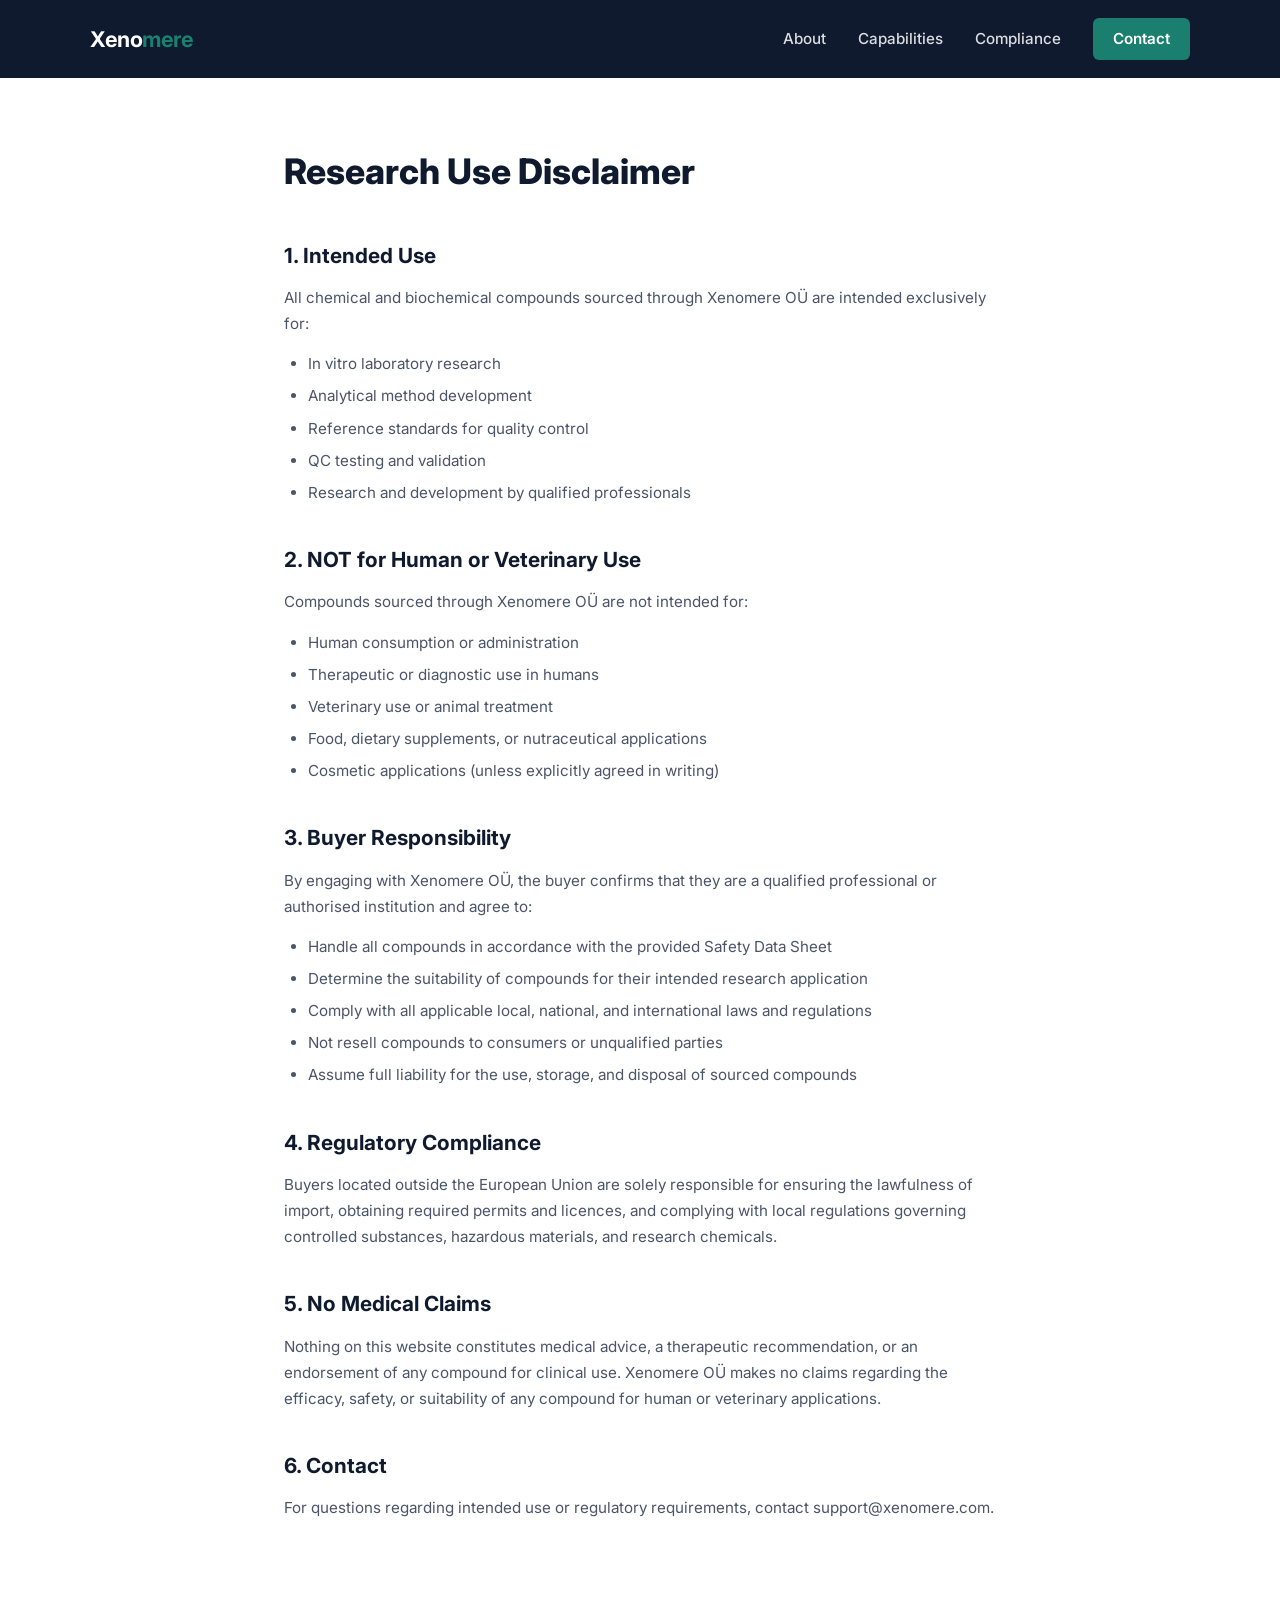
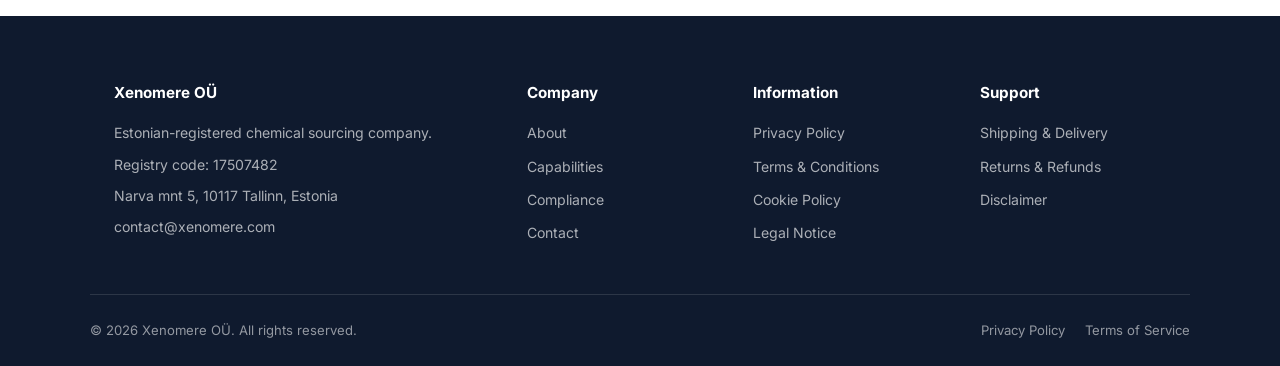
<file: disclaimer.html>
<!DOCTYPE html>
<html lang="en">
<head>
  <meta charset="UTF-8">
  <meta name="viewport" content="width=device-width, initial-scale=1.0">
  <title>Research Use Disclaimer | Xenomere OÜ</title>
  <meta name="description" content="Research Use Disclaimer for Xenomere OÜ. Intended use, buyer responsibilities, and regulatory compliance.">
  <link rel="preconnect" href="https://fonts.googleapis.com">
  <link rel="preconnect" href="https://fonts.gstatic.com" crossorigin>
  <link href="https://fonts.googleapis.com/css2?family=Inter:wght@400;500;600;700;800&display=swap" rel="stylesheet">
  <link rel="stylesheet" href="css/style.css">
</head>
<body>

<header class="site-header">
  <div class="container header-inner">
    <a href="index.html" class="logo">Xeno<span>mere</span></a>
    <nav class="main-nav">
      <a href="about.html">About</a>
      <a href="capabilities.html">Capabilities</a>
      <a href="compliance.html">Compliance</a>
      <a href="contact.html" class="nav-cta">Contact</a>
    </nav>
  </div>
</header>

<main>
  <section class="content-page">
    <div class="container content-narrow">
      <h1>Research Use Disclaimer</h1>

      <h2>1. Intended Use</h2>
      <p>All chemical and biochemical compounds sourced through Xenomere OÜ are intended exclusively for:</p>
      <ul>
        <li>In vitro laboratory research</li>
        <li>Analytical method development</li>
        <li>Reference standards for quality control</li>
        <li>QC testing and validation</li>
        <li>Research and development by qualified professionals</li>
      </ul>

      <h2>2. NOT for Human or Veterinary Use</h2>
      <p>Compounds sourced through Xenomere OÜ are not intended for:</p>
      <ul>
        <li>Human consumption or administration</li>
        <li>Therapeutic or diagnostic use in humans</li>
        <li>Veterinary use or animal treatment</li>
        <li>Food, dietary supplements, or nutraceutical applications</li>
        <li>Cosmetic applications (unless explicitly agreed in writing)</li>
      </ul>

      <h2>3. Buyer Responsibility</h2>
      <p>By engaging with Xenomere OÜ, the buyer confirms that they are a qualified professional or authorised institution and agree to:</p>
      <ul>
        <li>Handle all compounds in accordance with the provided Safety Data Sheet</li>
        <li>Determine the suitability of compounds for their intended research application</li>
        <li>Comply with all applicable local, national, and international laws and regulations</li>
        <li>Not resell compounds to consumers or unqualified parties</li>
        <li>Assume full liability for the use, storage, and disposal of sourced compounds</li>
      </ul>

      <h2>4. Regulatory Compliance</h2>
      <p>Buyers located outside the European Union are solely responsible for ensuring the lawfulness of import, obtaining required permits and licences, and complying with local regulations governing controlled substances, hazardous materials, and research chemicals.</p>

      <h2>5. No Medical Claims</h2>
      <p>Nothing on this website constitutes medical advice, a therapeutic recommendation, or an endorsement of any compound for clinical use. Xenomere OÜ makes no claims regarding the efficacy, safety, or suitability of any compound for human or veterinary applications.</p>

      <h2>6. Contact</h2>
      <p>For questions regarding intended use or regulatory requirements, contact <a href="mailto:support@xenomere.com">support@xenomere.com</a>.</p>
    </div>
  </section>
</main>

<footer class="site-footer">
  <div class="container">
    <div class="footer-grid">
      <div class="footer-col">
        <h4>Xenomere OÜ</h4>
        <p>Estonian-registered chemical sourcing company.</p>
        <p>Registry code: 17507482</p>
        <p>Narva mnt 5, 10117 Tallinn, Estonia</p>
        <p><a href="mailto:contact@xenomere.com">contact@xenomere.com</a></p>
      </div>
      <div class="footer-col">
        <h4>Company</h4>
        <nav class="footer-links">
          <a href="about.html">About</a>
          <a href="capabilities.html">Capabilities</a>
          <a href="compliance.html">Compliance</a>
          <a href="contact.html">Contact</a>
        </nav>
      </div>
      <div class="footer-col">
        <h4>Information</h4>
        <nav class="footer-links">
          <a href="privacy.html">Privacy Policy</a>
          <a href="terms.html">Terms &amp; Conditions</a>
          <a href="cookies.html">Cookie Policy</a>
          <a href="legal.html">Legal Notice</a>
        </nav>
      </div>
      <div class="footer-col">
        <h4>Support</h4>
        <nav class="footer-links">
          <a href="shipping.html">Shipping &amp; Delivery</a>
          <a href="returns.html">Returns &amp; Refunds</a>
          <a href="disclaimer.html">Disclaimer</a>
        </nav>
      </div>
    </div>
  </div>
  <div class="footer-legal container">
    <p>© 2026 Xenomere OÜ. All rights reserved.</p>
    <div class="footer-legal-links">
      <a href="privacy.html">Privacy Policy</a>
      <a href="terms.html">Terms of Service</a>
    </div>
  </div>
</footer>

</body>
</html>
</file>
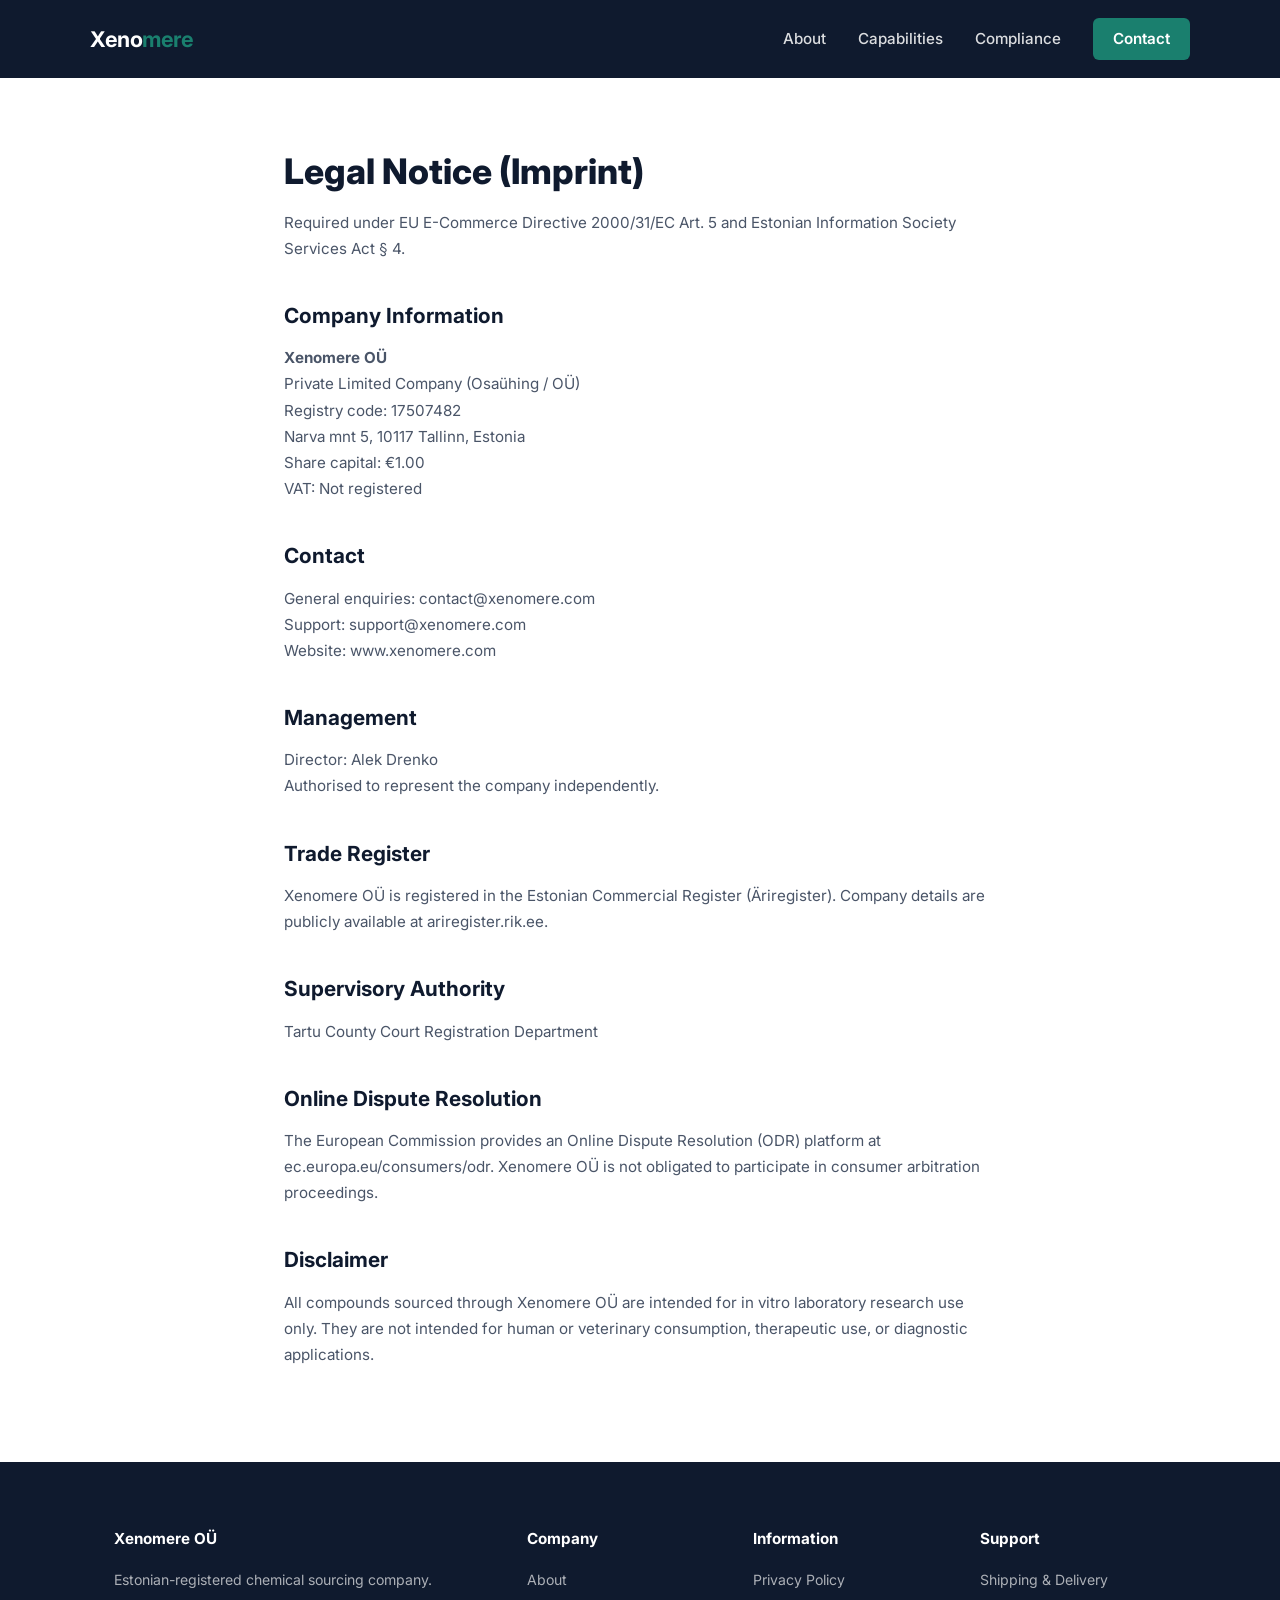
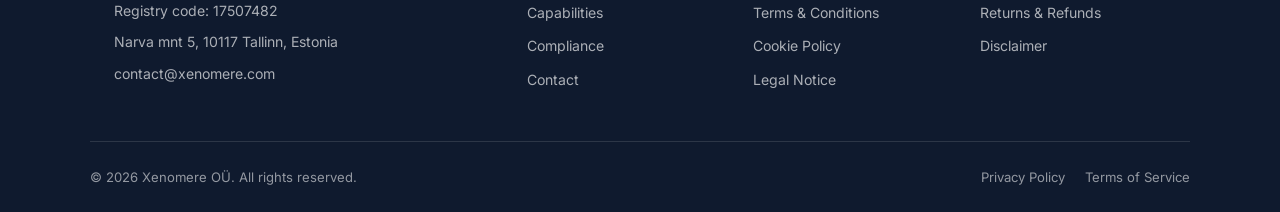
<file: legal.html>
<!DOCTYPE html>
<html lang="en">
<head>
  <meta charset="UTF-8">
  <meta name="viewport" content="width=device-width, initial-scale=1.0">
  <title>Legal Notice (Imprint) | Xenomere OÜ</title>
  <meta name="description" content="Legal Notice and Imprint for Xenomere OÜ, as required under EU E-Commerce Directive and Estonian law.">
  <link rel="preconnect" href="https://fonts.googleapis.com">
  <link rel="preconnect" href="https://fonts.gstatic.com" crossorigin>
  <link href="https://fonts.googleapis.com/css2?family=Inter:wght@400;500;600;700;800&display=swap" rel="stylesheet">
  <link rel="stylesheet" href="css/style.css">
</head>
<body>

<header class="site-header">
  <div class="container header-inner">
    <a href="index.html" class="logo">Xeno<span>mere</span></a>
    <nav class="main-nav">
      <a href="about.html">About</a>
      <a href="capabilities.html">Capabilities</a>
      <a href="compliance.html">Compliance</a>
      <a href="contact.html" class="nav-cta">Contact</a>
    </nav>
  </div>
</header>

<main>
  <section class="content-page">
    <div class="container content-narrow">
      <h1>Legal Notice (Imprint)</h1>
      <p class="last-updated">Required under EU E-Commerce Directive 2000/31/EC Art. 5 and Estonian Information Society Services Act § 4.</p>

      <h2>Company Information</h2>
      <p><strong>Xenomere OÜ</strong><br>
      Private Limited Company (Osaühing / OÜ)<br>
      Registry code: 17507482<br>
      Narva mnt 5, 10117 Tallinn, Estonia<br>
      Share capital: €1.00<br>
      VAT: Not registered</p>

      <h2>Contact</h2>
      <p>General enquiries: <a href="mailto:contact@xenomere.com">contact@xenomere.com</a><br>
      Support: <a href="mailto:support@xenomere.com">support@xenomere.com</a><br>
      Website: <a href="https://www.xenomere.com">www.xenomere.com</a></p>

      <h2>Management</h2>
      <p>Director: Alek Drenko<br>
      Authorised to represent the company independently.</p>

      <h2>Trade Register</h2>
      <p>Xenomere OÜ is registered in the Estonian Commercial Register (Äriregister). Company details are publicly available at <a href="https://ariregister.rik.ee" target="_blank" rel="noopener noreferrer">ariregister.rik.ee</a>.</p>

      <h2>Supervisory Authority</h2>
      <p>Tartu County Court Registration Department</p>

      <h2>Online Dispute Resolution</h2>
      <p>The European Commission provides an Online Dispute Resolution (ODR) platform at <a href="https://ec.europa.eu/consumers/odr" target="_blank" rel="noopener noreferrer">ec.europa.eu/consumers/odr</a>. Xenomere OÜ is not obligated to participate in consumer arbitration proceedings.</p>

      <h2>Disclaimer</h2>
      <p>All compounds sourced through Xenomere OÜ are intended for in vitro laboratory research use only. They are not intended for human or veterinary consumption, therapeutic use, or diagnostic applications.</p>
    </div>
  </section>
</main>

<footer class="site-footer">
  <div class="container">
    <div class="footer-grid">
      <div class="footer-col">
        <h4>Xenomere OÜ</h4>
        <p>Estonian-registered chemical sourcing company.</p>
        <p>Registry code: 17507482</p>
        <p>Narva mnt 5, 10117 Tallinn, Estonia</p>
        <p><a href="mailto:contact@xenomere.com">contact@xenomere.com</a></p>
      </div>
      <div class="footer-col">
        <h4>Company</h4>
        <nav class="footer-links">
          <a href="about.html">About</a>
          <a href="capabilities.html">Capabilities</a>
          <a href="compliance.html">Compliance</a>
          <a href="contact.html">Contact</a>
        </nav>
      </div>
      <div class="footer-col">
        <h4>Information</h4>
        <nav class="footer-links">
          <a href="privacy.html">Privacy Policy</a>
          <a href="terms.html">Terms &amp; Conditions</a>
          <a href="cookies.html">Cookie Policy</a>
          <a href="legal.html">Legal Notice</a>
        </nav>
      </div>
      <div class="footer-col">
        <h4>Support</h4>
        <nav class="footer-links">
          <a href="shipping.html">Shipping &amp; Delivery</a>
          <a href="returns.html">Returns &amp; Refunds</a>
          <a href="disclaimer.html">Disclaimer</a>
        </nav>
      </div>
    </div>
  </div>
  <div class="footer-legal container">
    <p>© 2026 Xenomere OÜ. All rights reserved.</p>
    <div class="footer-legal-links">
      <a href="privacy.html">Privacy Policy</a>
      <a href="terms.html">Terms of Service</a>
    </div>
  </div>
</footer>

</body>
</html>
</file>
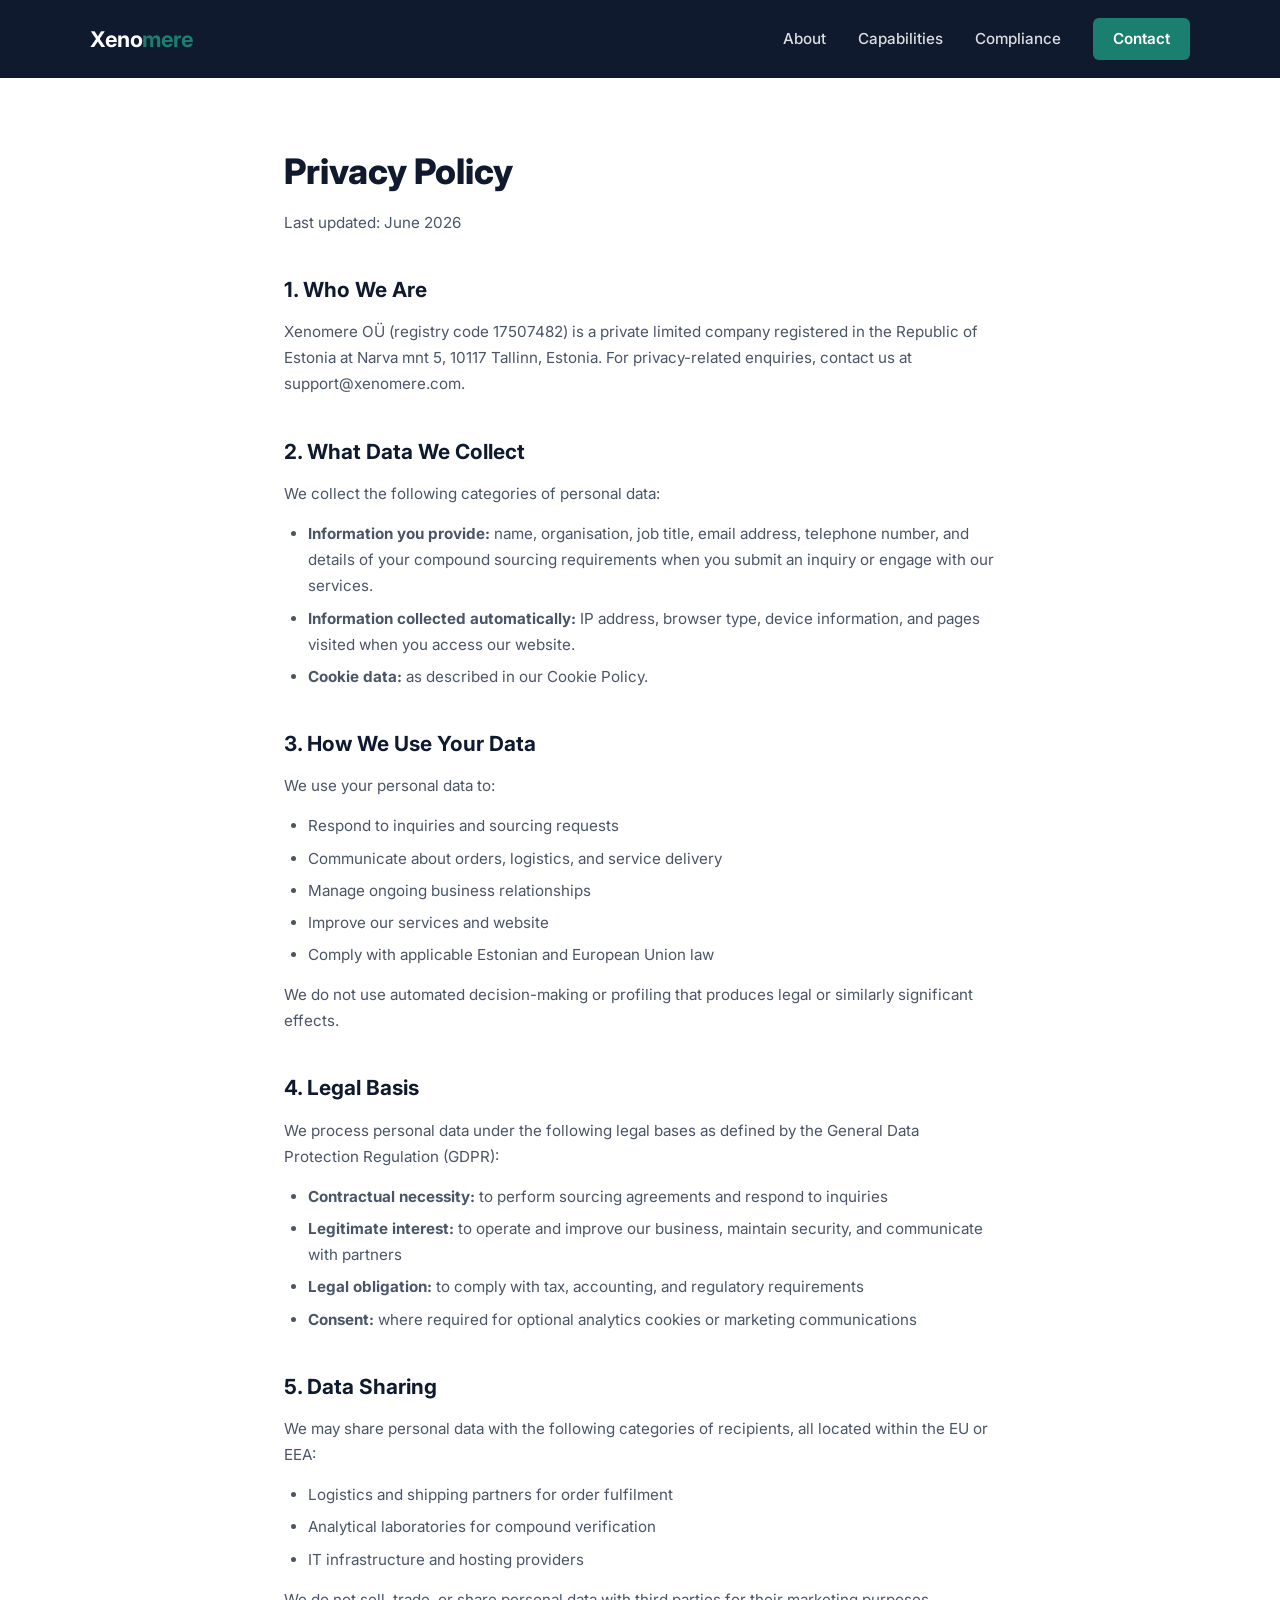
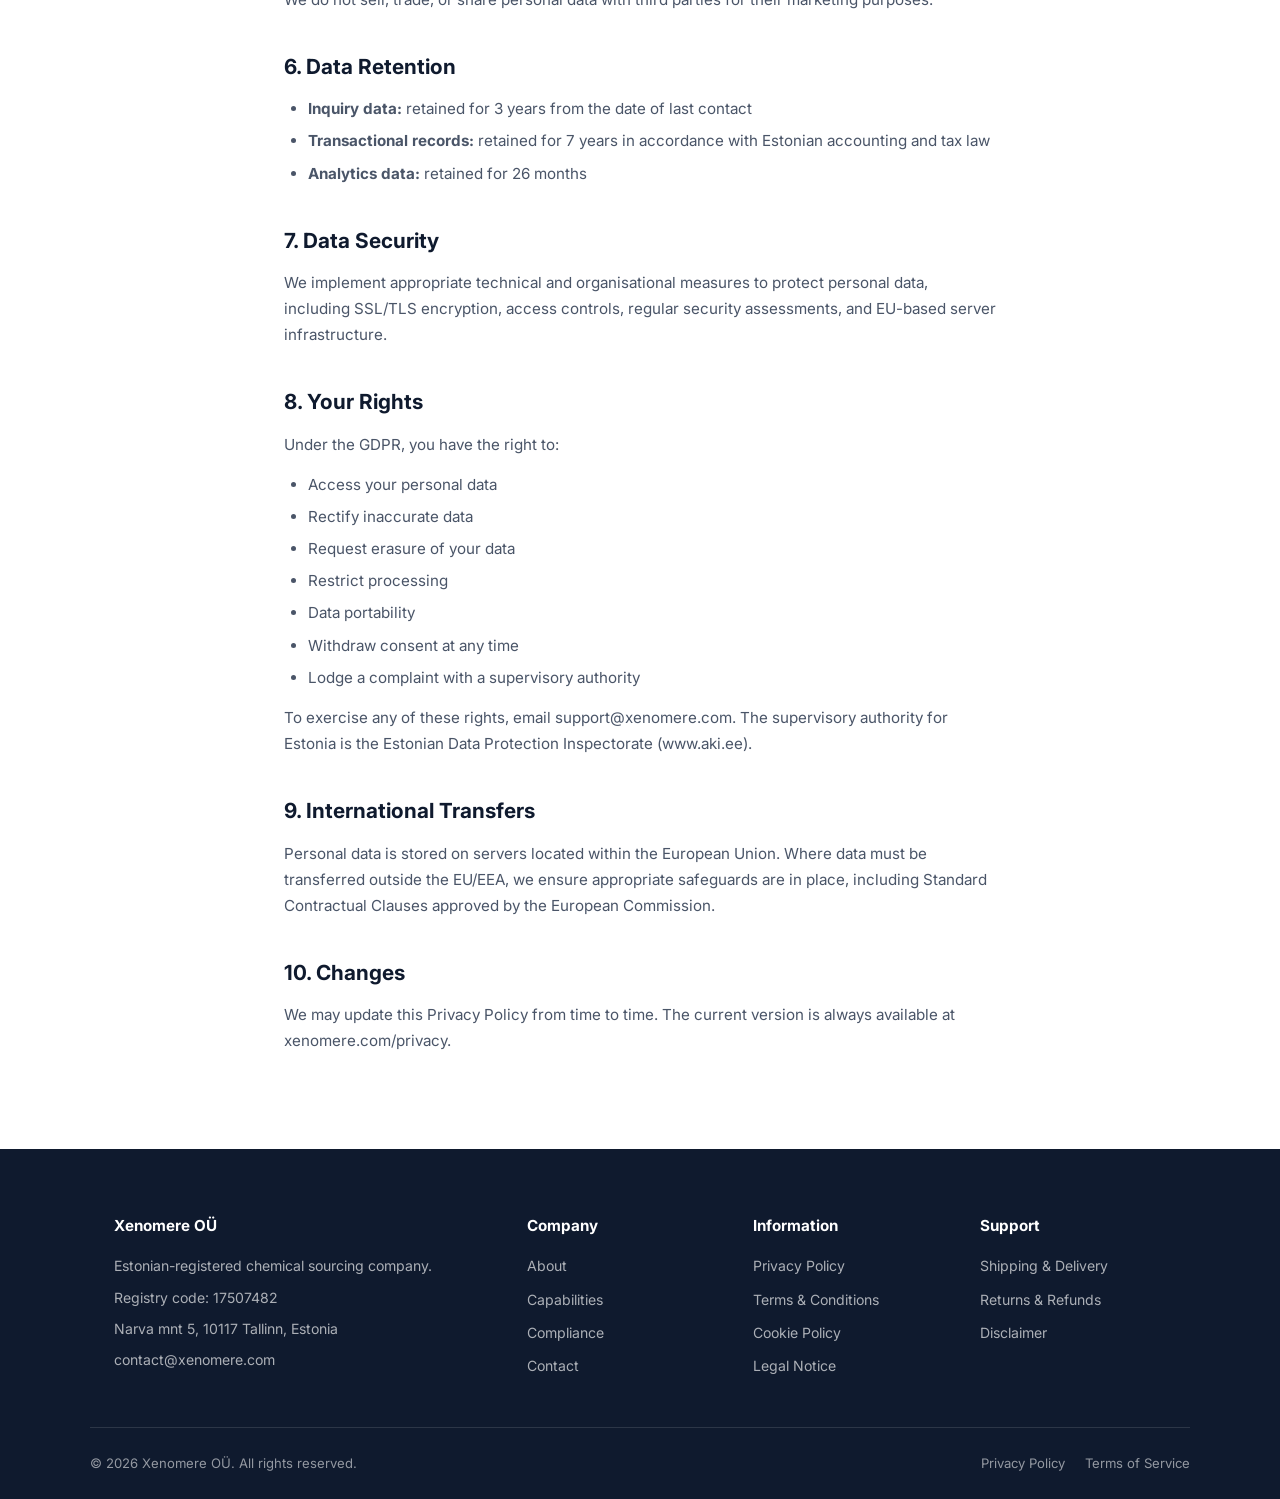
<file: privacy.html>
<!DOCTYPE html>
<html lang="en">
<head>
  <meta charset="UTF-8">
  <meta name="viewport" content="width=device-width, initial-scale=1.0">
  <title>Privacy Policy | Xenomere OÜ</title>
  <meta name="description" content="Privacy Policy for Xenomere OÜ. How we collect, use, and protect your personal data in accordance with GDPR.">
  <link rel="preconnect" href="https://fonts.googleapis.com">
  <link rel="preconnect" href="https://fonts.gstatic.com" crossorigin>
  <link href="https://fonts.googleapis.com/css2?family=Inter:wght@400;500;600;700;800&display=swap" rel="stylesheet">
  <link rel="stylesheet" href="css/style.css">
</head>
<body>

<header class="site-header">
  <div class="container header-inner">
    <a href="index.html" class="logo">Xeno<span>mere</span></a>
    <nav class="main-nav">
      <a href="about.html">About</a>
      <a href="capabilities.html">Capabilities</a>
      <a href="compliance.html">Compliance</a>
      <a href="contact.html" class="nav-cta">Contact</a>
    </nav>
  </div>
</header>

<main>
  <section class="content-page">
    <div class="container content-narrow">
      <h1>Privacy Policy</h1>
      <p class="last-updated">Last updated: June 2026</p>

      <h2>1. Who We Are</h2>
      <p>Xenomere OÜ (registry code 17507482) is a private limited company registered in the Republic of Estonia at Narva mnt 5, 10117 Tallinn, Estonia. For privacy-related enquiries, contact us at <a href="mailto:support@xenomere.com">support@xenomere.com</a>.</p>

      <h2>2. What Data We Collect</h2>
      <p>We collect the following categories of personal data:</p>
      <ul>
        <li><strong>Information you provide:</strong> name, organisation, job title, email address, telephone number, and details of your compound sourcing requirements when you submit an inquiry or engage with our services.</li>
        <li><strong>Information collected automatically:</strong> IP address, browser type, device information, and pages visited when you access our website.</li>
        <li><strong>Cookie data:</strong> as described in our <a href="cookies.html">Cookie Policy</a>.</li>
      </ul>

      <h2>3. How We Use Your Data</h2>
      <p>We use your personal data to:</p>
      <ul>
        <li>Respond to inquiries and sourcing requests</li>
        <li>Communicate about orders, logistics, and service delivery</li>
        <li>Manage ongoing business relationships</li>
        <li>Improve our services and website</li>
        <li>Comply with applicable Estonian and European Union law</li>
      </ul>
      <p>We do not use automated decision-making or profiling that produces legal or similarly significant effects.</p>

      <h2>4. Legal Basis</h2>
      <p>We process personal data under the following legal bases as defined by the General Data Protection Regulation (GDPR):</p>
      <ul>
        <li><strong>Contractual necessity:</strong> to perform sourcing agreements and respond to inquiries</li>
        <li><strong>Legitimate interest:</strong> to operate and improve our business, maintain security, and communicate with partners</li>
        <li><strong>Legal obligation:</strong> to comply with tax, accounting, and regulatory requirements</li>
        <li><strong>Consent:</strong> where required for optional analytics cookies or marketing communications</li>
      </ul>

      <h2>5. Data Sharing</h2>
      <p>We may share personal data with the following categories of recipients, all located within the EU or EEA:</p>
      <ul>
        <li>Logistics and shipping partners for order fulfilment</li>
        <li>Analytical laboratories for compound verification</li>
        <li>IT infrastructure and hosting providers</li>
      </ul>
      <p>We do not sell, trade, or share personal data with third parties for their marketing purposes.</p>

      <h2>6. Data Retention</h2>
      <ul>
        <li><strong>Inquiry data:</strong> retained for 3 years from the date of last contact</li>
        <li><strong>Transactional records:</strong> retained for 7 years in accordance with Estonian accounting and tax law</li>
        <li><strong>Analytics data:</strong> retained for 26 months</li>
      </ul>

      <h2>7. Data Security</h2>
      <p>We implement appropriate technical and organisational measures to protect personal data, including SSL/TLS encryption, access controls, regular security assessments, and EU-based server infrastructure.</p>

      <h2>8. Your Rights</h2>
      <p>Under the GDPR, you have the right to:</p>
      <ul>
        <li>Access your personal data</li>
        <li>Rectify inaccurate data</li>
        <li>Request erasure of your data</li>
        <li>Restrict processing</li>
        <li>Data portability</li>
        <li>Withdraw consent at any time</li>
        <li>Lodge a complaint with a supervisory authority</li>
      </ul>
      <p>To exercise any of these rights, email <a href="mailto:support@xenomere.com">support@xenomere.com</a>. The supervisory authority for Estonia is the Estonian Data Protection Inspectorate (<a href="https://www.aki.ee" target="_blank" rel="noopener noreferrer">www.aki.ee</a>).</p>

      <h2>9. International Transfers</h2>
      <p>Personal data is stored on servers located within the European Union. Where data must be transferred outside the EU/EEA, we ensure appropriate safeguards are in place, including Standard Contractual Clauses approved by the European Commission.</p>

      <h2>10. Changes</h2>
      <p>We may update this Privacy Policy from time to time. The current version is always available at <a href="privacy.html">xenomere.com/privacy</a>.</p>
    </div>
  </section>
</main>

<footer class="site-footer">
  <div class="container">
    <div class="footer-grid">
      <div class="footer-col">
        <h4>Xenomere OÜ</h4>
        <p>Estonian-registered chemical sourcing company.</p>
        <p>Registry code: 17507482</p>
        <p>Narva mnt 5, 10117 Tallinn, Estonia</p>
        <p><a href="mailto:contact@xenomere.com">contact@xenomere.com</a></p>
      </div>
      <div class="footer-col">
        <h4>Company</h4>
        <nav class="footer-links">
          <a href="about.html">About</a>
          <a href="capabilities.html">Capabilities</a>
          <a href="compliance.html">Compliance</a>
          <a href="contact.html">Contact</a>
        </nav>
      </div>
      <div class="footer-col">
        <h4>Information</h4>
        <nav class="footer-links">
          <a href="privacy.html">Privacy Policy</a>
          <a href="terms.html">Terms &amp; Conditions</a>
          <a href="cookies.html">Cookie Policy</a>
          <a href="legal.html">Legal Notice</a>
        </nav>
      </div>
      <div class="footer-col">
        <h4>Support</h4>
        <nav class="footer-links">
          <a href="shipping.html">Shipping &amp; Delivery</a>
          <a href="returns.html">Returns &amp; Refunds</a>
          <a href="disclaimer.html">Disclaimer</a>
        </nav>
      </div>
    </div>
  </div>
  <div class="footer-legal container">
    <p>© 2026 Xenomere OÜ. All rights reserved.</p>
    <div class="footer-legal-links">
      <a href="privacy.html">Privacy Policy</a>
      <a href="terms.html">Terms of Service</a>
    </div>
  </div>
</footer>

</body>
</html>
</file>
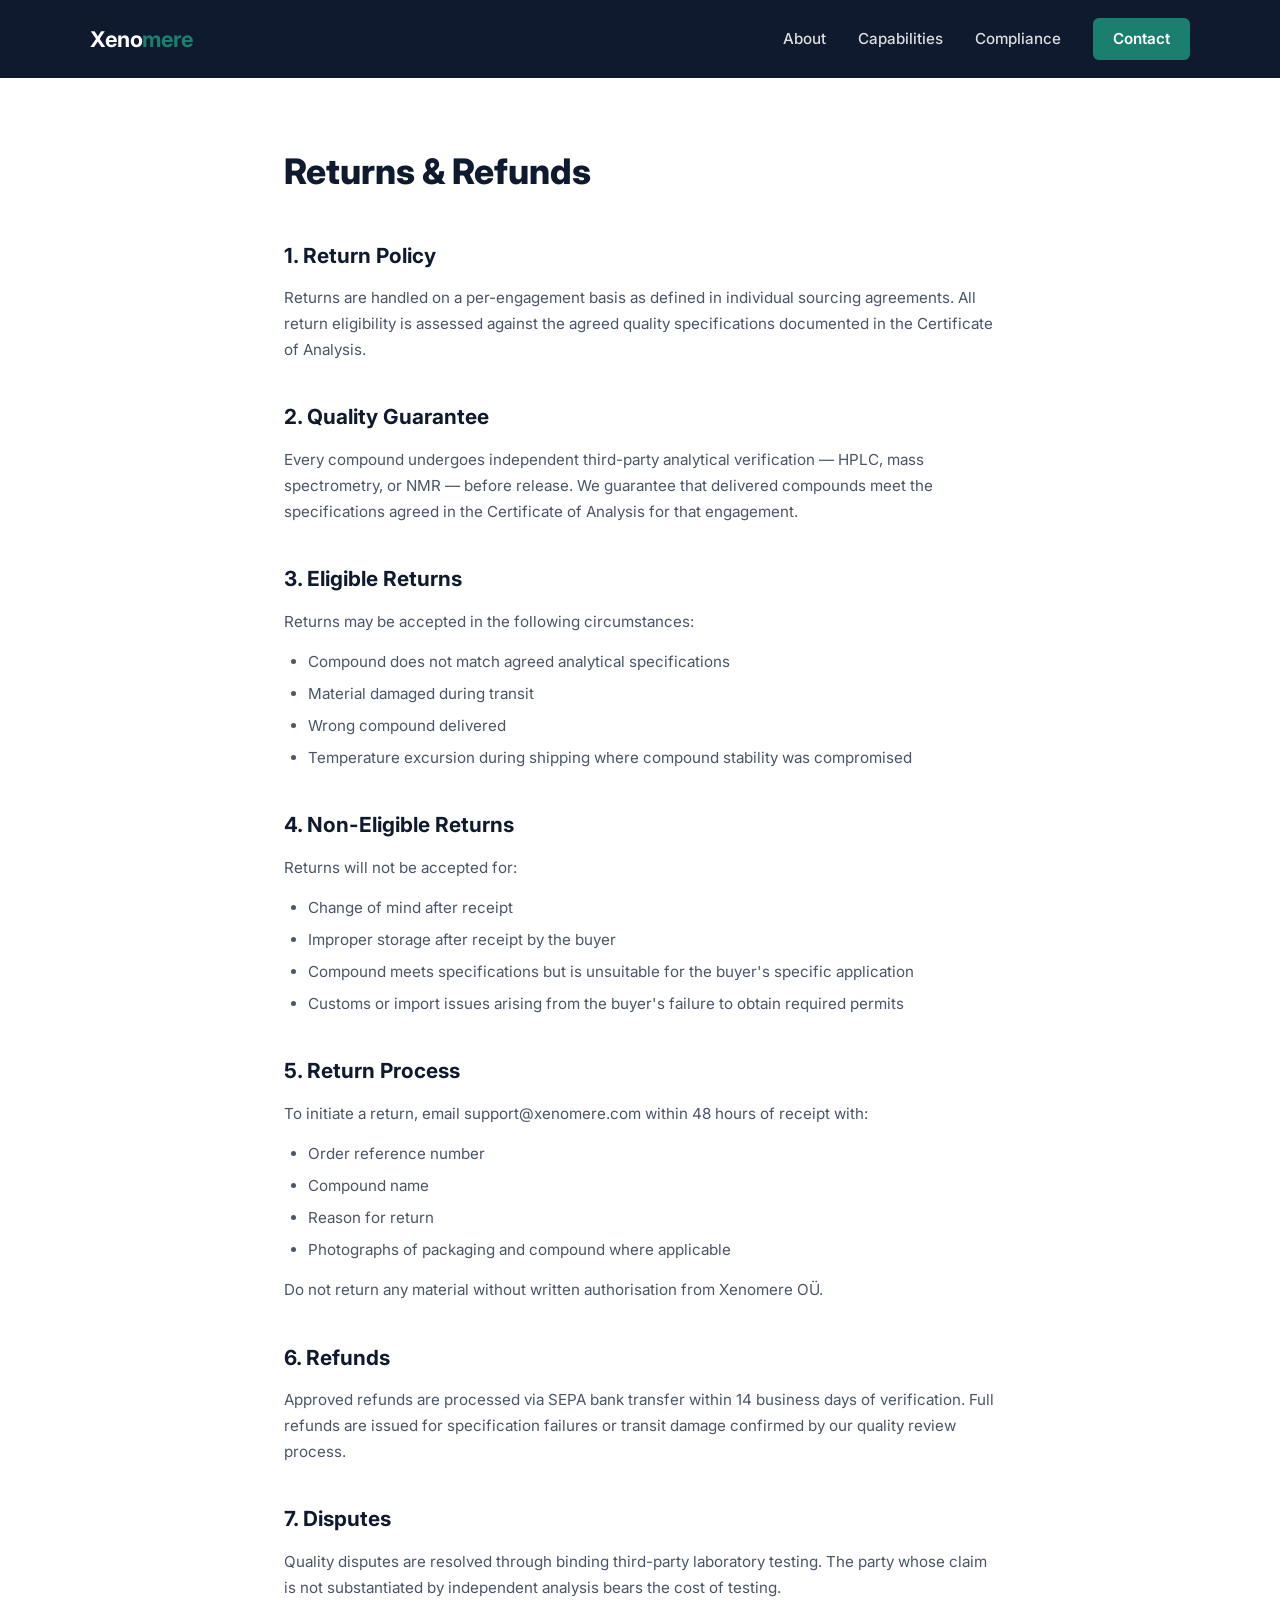
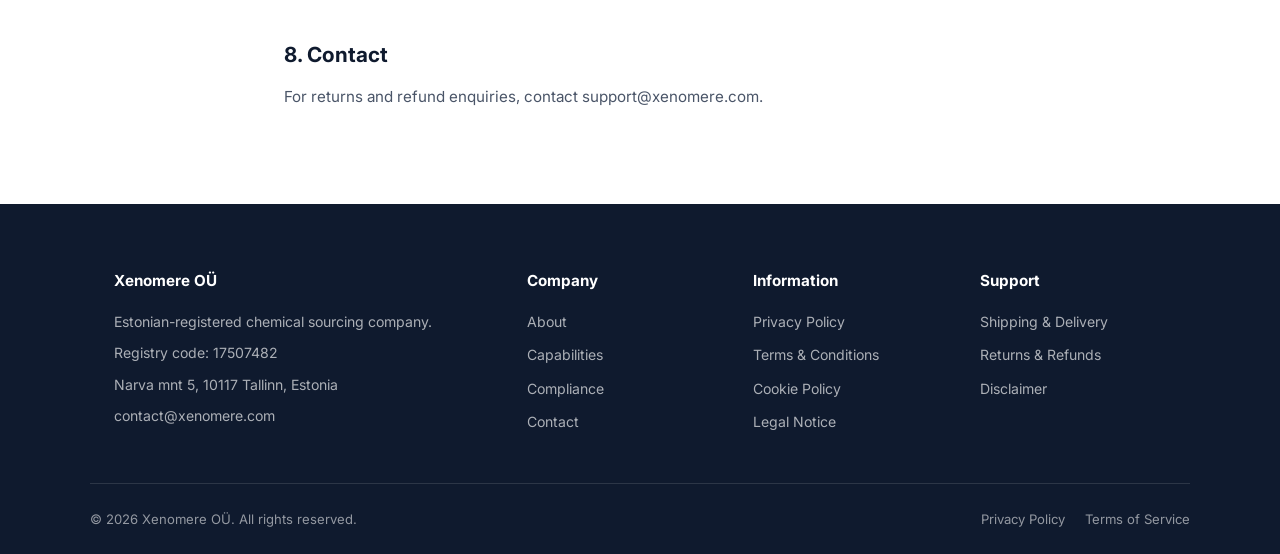
<file: returns.html>
<!DOCTYPE html>
<html lang="en">
<head>
  <meta charset="UTF-8">
  <meta name="viewport" content="width=device-width, initial-scale=1.0">
  <title>Returns &amp; Refunds | Xenomere OÜ</title>
  <meta name="description" content="Returns and refunds policy for Xenomere OÜ. Quality guarantee, eligible returns, and dispute resolution.">
  <link rel="preconnect" href="https://fonts.googleapis.com">
  <link rel="preconnect" href="https://fonts.gstatic.com" crossorigin>
  <link href="https://fonts.googleapis.com/css2?family=Inter:wght@400;500;600;700;800&display=swap" rel="stylesheet">
  <link rel="stylesheet" href="css/style.css">
</head>
<body>

<header class="site-header">
  <div class="container header-inner">
    <a href="index.html" class="logo">Xeno<span>mere</span></a>
    <nav class="main-nav">
      <a href="about.html">About</a>
      <a href="capabilities.html">Capabilities</a>
      <a href="compliance.html">Compliance</a>
      <a href="contact.html" class="nav-cta">Contact</a>
    </nav>
  </div>
</header>

<main>
  <section class="content-page">
    <div class="container content-narrow">
      <h1>Returns &amp; Refunds</h1>

      <h2>1. Return Policy</h2>
      <p>Returns are handled on a per-engagement basis as defined in individual sourcing agreements. All return eligibility is assessed against the agreed quality specifications documented in the Certificate of Analysis.</p>

      <h2>2. Quality Guarantee</h2>
      <p>Every compound undergoes independent third-party analytical verification — HPLC, mass spectrometry, or NMR — before release. We guarantee that delivered compounds meet the specifications agreed in the Certificate of Analysis for that engagement.</p>

      <h2>3. Eligible Returns</h2>
      <p>Returns may be accepted in the following circumstances:</p>
      <ul>
        <li>Compound does not match agreed analytical specifications</li>
        <li>Material damaged during transit</li>
        <li>Wrong compound delivered</li>
        <li>Temperature excursion during shipping where compound stability was compromised</li>
      </ul>

      <h2>4. Non-Eligible Returns</h2>
      <p>Returns will not be accepted for:</p>
      <ul>
        <li>Change of mind after receipt</li>
        <li>Improper storage after receipt by the buyer</li>
        <li>Compound meets specifications but is unsuitable for the buyer's specific application</li>
        <li>Customs or import issues arising from the buyer's failure to obtain required permits</li>
      </ul>

      <h2>5. Return Process</h2>
      <p>To initiate a return, email <a href="mailto:support@xenomere.com">support@xenomere.com</a> within 48 hours of receipt with:</p>
      <ul>
        <li>Order reference number</li>
        <li>Compound name</li>
        <li>Reason for return</li>
        <li>Photographs of packaging and compound where applicable</li>
      </ul>
      <p>Do not return any material without written authorisation from Xenomere OÜ.</p>

      <h2>6. Refunds</h2>
      <p>Approved refunds are processed via SEPA bank transfer within 14 business days of verification. Full refunds are issued for specification failures or transit damage confirmed by our quality review process.</p>

      <h2>7. Disputes</h2>
      <p>Quality disputes are resolved through binding third-party laboratory testing. The party whose claim is not substantiated by independent analysis bears the cost of testing.</p>

      <h2>8. Contact</h2>
      <p>For returns and refund enquiries, contact <a href="mailto:support@xenomere.com">support@xenomere.com</a>.</p>
    </div>
  </section>
</main>

<footer class="site-footer">
  <div class="container">
    <div class="footer-grid">
      <div class="footer-col">
        <h4>Xenomere OÜ</h4>
        <p>Estonian-registered chemical sourcing company.</p>
        <p>Registry code: 17507482</p>
        <p>Narva mnt 5, 10117 Tallinn, Estonia</p>
        <p><a href="mailto:contact@xenomere.com">contact@xenomere.com</a></p>
      </div>
      <div class="footer-col">
        <h4>Company</h4>
        <nav class="footer-links">
          <a href="about.html">About</a>
          <a href="capabilities.html">Capabilities</a>
          <a href="compliance.html">Compliance</a>
          <a href="contact.html">Contact</a>
        </nav>
      </div>
      <div class="footer-col">
        <h4>Information</h4>
        <nav class="footer-links">
          <a href="privacy.html">Privacy Policy</a>
          <a href="terms.html">Terms &amp; Conditions</a>
          <a href="cookies.html">Cookie Policy</a>
          <a href="legal.html">Legal Notice</a>
        </nav>
      </div>
      <div class="footer-col">
        <h4>Support</h4>
        <nav class="footer-links">
          <a href="shipping.html">Shipping &amp; Delivery</a>
          <a href="returns.html">Returns &amp; Refunds</a>
          <a href="disclaimer.html">Disclaimer</a>
        </nav>
      </div>
    </div>
  </div>
  <div class="footer-legal container">
    <p>© 2026 Xenomere OÜ. All rights reserved.</p>
    <div class="footer-legal-links">
      <a href="privacy.html">Privacy Policy</a>
      <a href="terms.html">Terms of Service</a>
    </div>
  </div>
</footer>

</body>
</html>
</file>
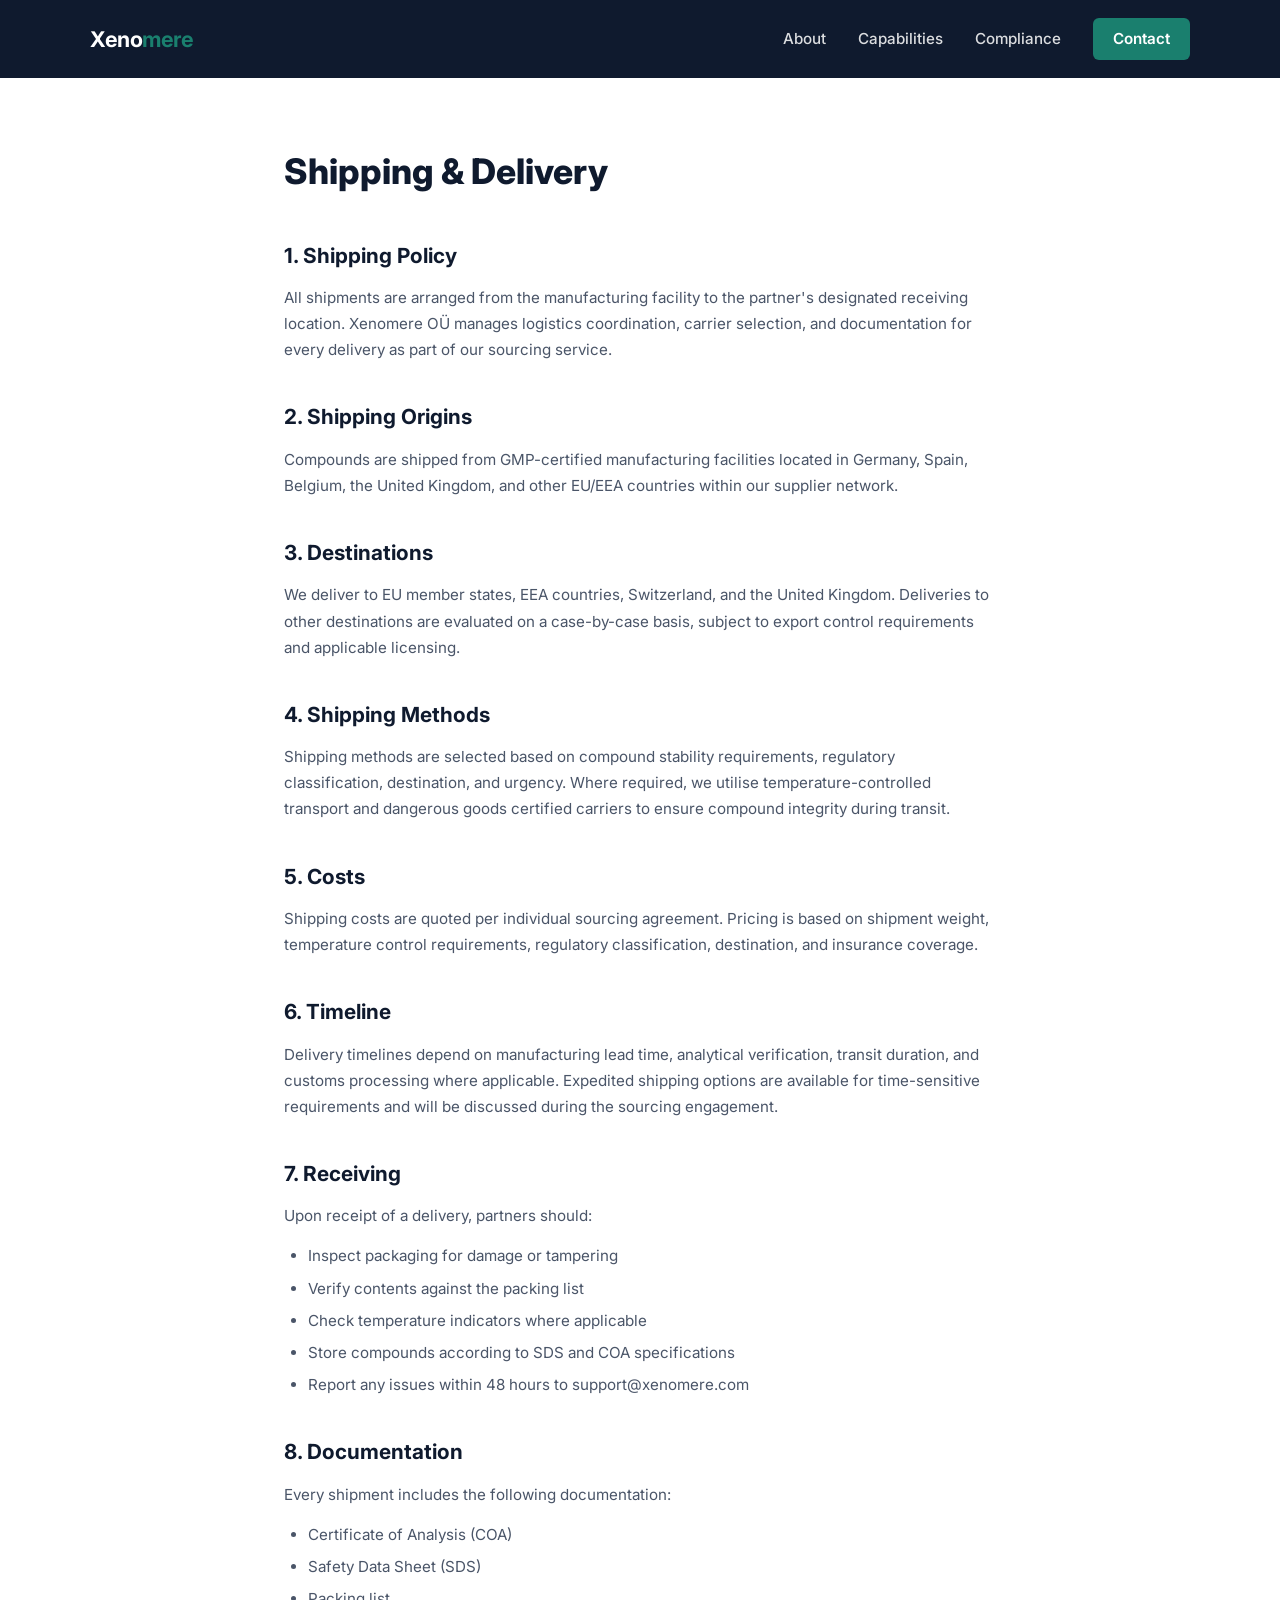
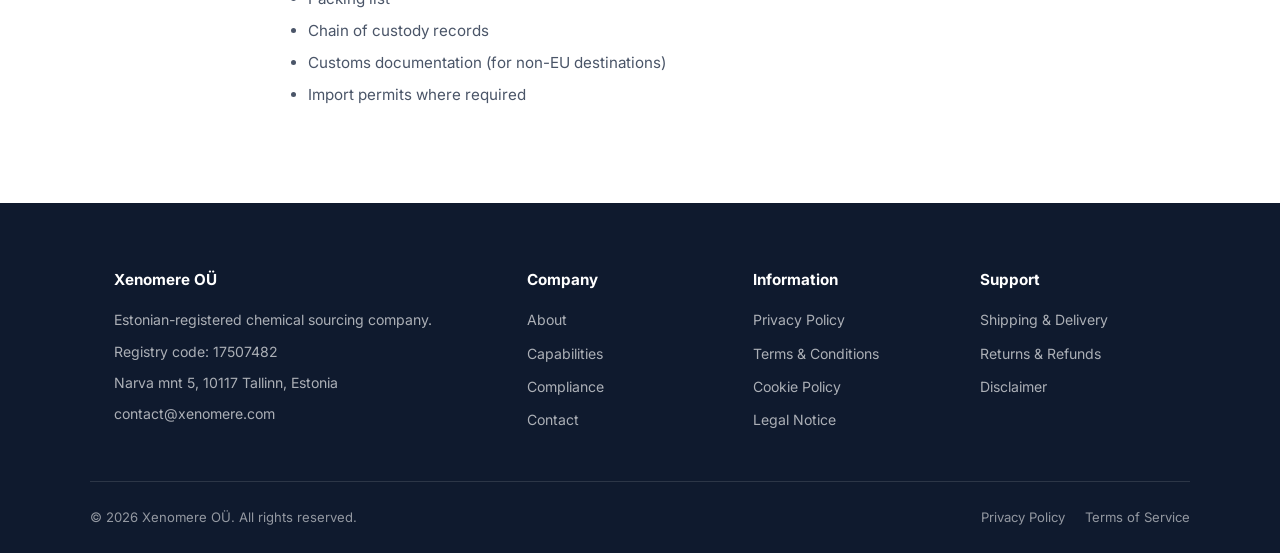
<file: shipping.html>
<!DOCTYPE html>
<html lang="en">
<head>
  <meta charset="UTF-8">
  <meta name="viewport" content="width=device-width, initial-scale=1.0">
  <title>Shipping &amp; Delivery | Xenomere OÜ</title>
  <meta name="description" content="Shipping and delivery policy for Xenomere OÜ chemical sourcing services. European logistics, temperature-controlled transport, full documentation.">
  <link rel="preconnect" href="https://fonts.googleapis.com">
  <link rel="preconnect" href="https://fonts.gstatic.com" crossorigin>
  <link href="https://fonts.googleapis.com/css2?family=Inter:wght@400;500;600;700;800&display=swap" rel="stylesheet">
  <link rel="stylesheet" href="css/style.css">
</head>
<body>

<header class="site-header">
  <div class="container header-inner">
    <a href="index.html" class="logo">Xeno<span>mere</span></a>
    <nav class="main-nav">
      <a href="about.html">About</a>
      <a href="capabilities.html">Capabilities</a>
      <a href="compliance.html">Compliance</a>
      <a href="contact.html" class="nav-cta">Contact</a>
    </nav>
  </div>
</header>

<main>
  <section class="content-page">
    <div class="container content-narrow">
      <h1>Shipping &amp; Delivery</h1>

      <h2>1. Shipping Policy</h2>
      <p>All shipments are arranged from the manufacturing facility to the partner's designated receiving location. Xenomere OÜ manages logistics coordination, carrier selection, and documentation for every delivery as part of our sourcing service.</p>

      <h2>2. Shipping Origins</h2>
      <p>Compounds are shipped from GMP-certified manufacturing facilities located in Germany, Spain, Belgium, the United Kingdom, and other EU/EEA countries within our supplier network.</p>

      <h2>3. Destinations</h2>
      <p>We deliver to EU member states, EEA countries, Switzerland, and the United Kingdom. Deliveries to other destinations are evaluated on a case-by-case basis, subject to export control requirements and applicable licensing.</p>

      <h2>4. Shipping Methods</h2>
      <p>Shipping methods are selected based on compound stability requirements, regulatory classification, destination, and urgency. Where required, we utilise temperature-controlled transport and dangerous goods certified carriers to ensure compound integrity during transit.</p>

      <h2>5. Costs</h2>
      <p>Shipping costs are quoted per individual sourcing agreement. Pricing is based on shipment weight, temperature control requirements, regulatory classification, destination, and insurance coverage.</p>

      <h2>6. Timeline</h2>
      <p>Delivery timelines depend on manufacturing lead time, analytical verification, transit duration, and customs processing where applicable. Expedited shipping options are available for time-sensitive requirements and will be discussed during the sourcing engagement.</p>

      <h2>7. Receiving</h2>
      <p>Upon receipt of a delivery, partners should:</p>
      <ul>
        <li>Inspect packaging for damage or tampering</li>
        <li>Verify contents against the packing list</li>
        <li>Check temperature indicators where applicable</li>
        <li>Store compounds according to SDS and COA specifications</li>
        <li>Report any issues within 48 hours to <a href="mailto:support@xenomere.com">support@xenomere.com</a></li>
      </ul>

      <h2>8. Documentation</h2>
      <p>Every shipment includes the following documentation:</p>
      <ul>
        <li>Certificate of Analysis (COA)</li>
        <li>Safety Data Sheet (SDS)</li>
        <li>Packing list</li>
        <li>Chain of custody records</li>
        <li>Customs documentation (for non-EU destinations)</li>
        <li>Import permits where required</li>
      </ul>
    </div>
  </section>
</main>

<footer class="site-footer">
  <div class="container">
    <div class="footer-grid">
      <div class="footer-col">
        <h4>Xenomere OÜ</h4>
        <p>Estonian-registered chemical sourcing company.</p>
        <p>Registry code: 17507482</p>
        <p>Narva mnt 5, 10117 Tallinn, Estonia</p>
        <p><a href="mailto:contact@xenomere.com">contact@xenomere.com</a></p>
      </div>
      <div class="footer-col">
        <h4>Company</h4>
        <nav class="footer-links">
          <a href="about.html">About</a>
          <a href="capabilities.html">Capabilities</a>
          <a href="compliance.html">Compliance</a>
          <a href="contact.html">Contact</a>
        </nav>
      </div>
      <div class="footer-col">
        <h4>Information</h4>
        <nav class="footer-links">
          <a href="privacy.html">Privacy Policy</a>
          <a href="terms.html">Terms &amp; Conditions</a>
          <a href="cookies.html">Cookie Policy</a>
          <a href="legal.html">Legal Notice</a>
        </nav>
      </div>
      <div class="footer-col">
        <h4>Support</h4>
        <nav class="footer-links">
          <a href="shipping.html">Shipping &amp; Delivery</a>
          <a href="returns.html">Returns &amp; Refunds</a>
          <a href="disclaimer.html">Disclaimer</a>
        </nav>
      </div>
    </div>
  </div>
  <div class="footer-legal container">
    <p>© 2026 Xenomere OÜ. All rights reserved.</p>
    <div class="footer-legal-links">
      <a href="privacy.html">Privacy Policy</a>
      <a href="terms.html">Terms of Service</a>
    </div>
  </div>
</footer>

</body>
</html>
</file>
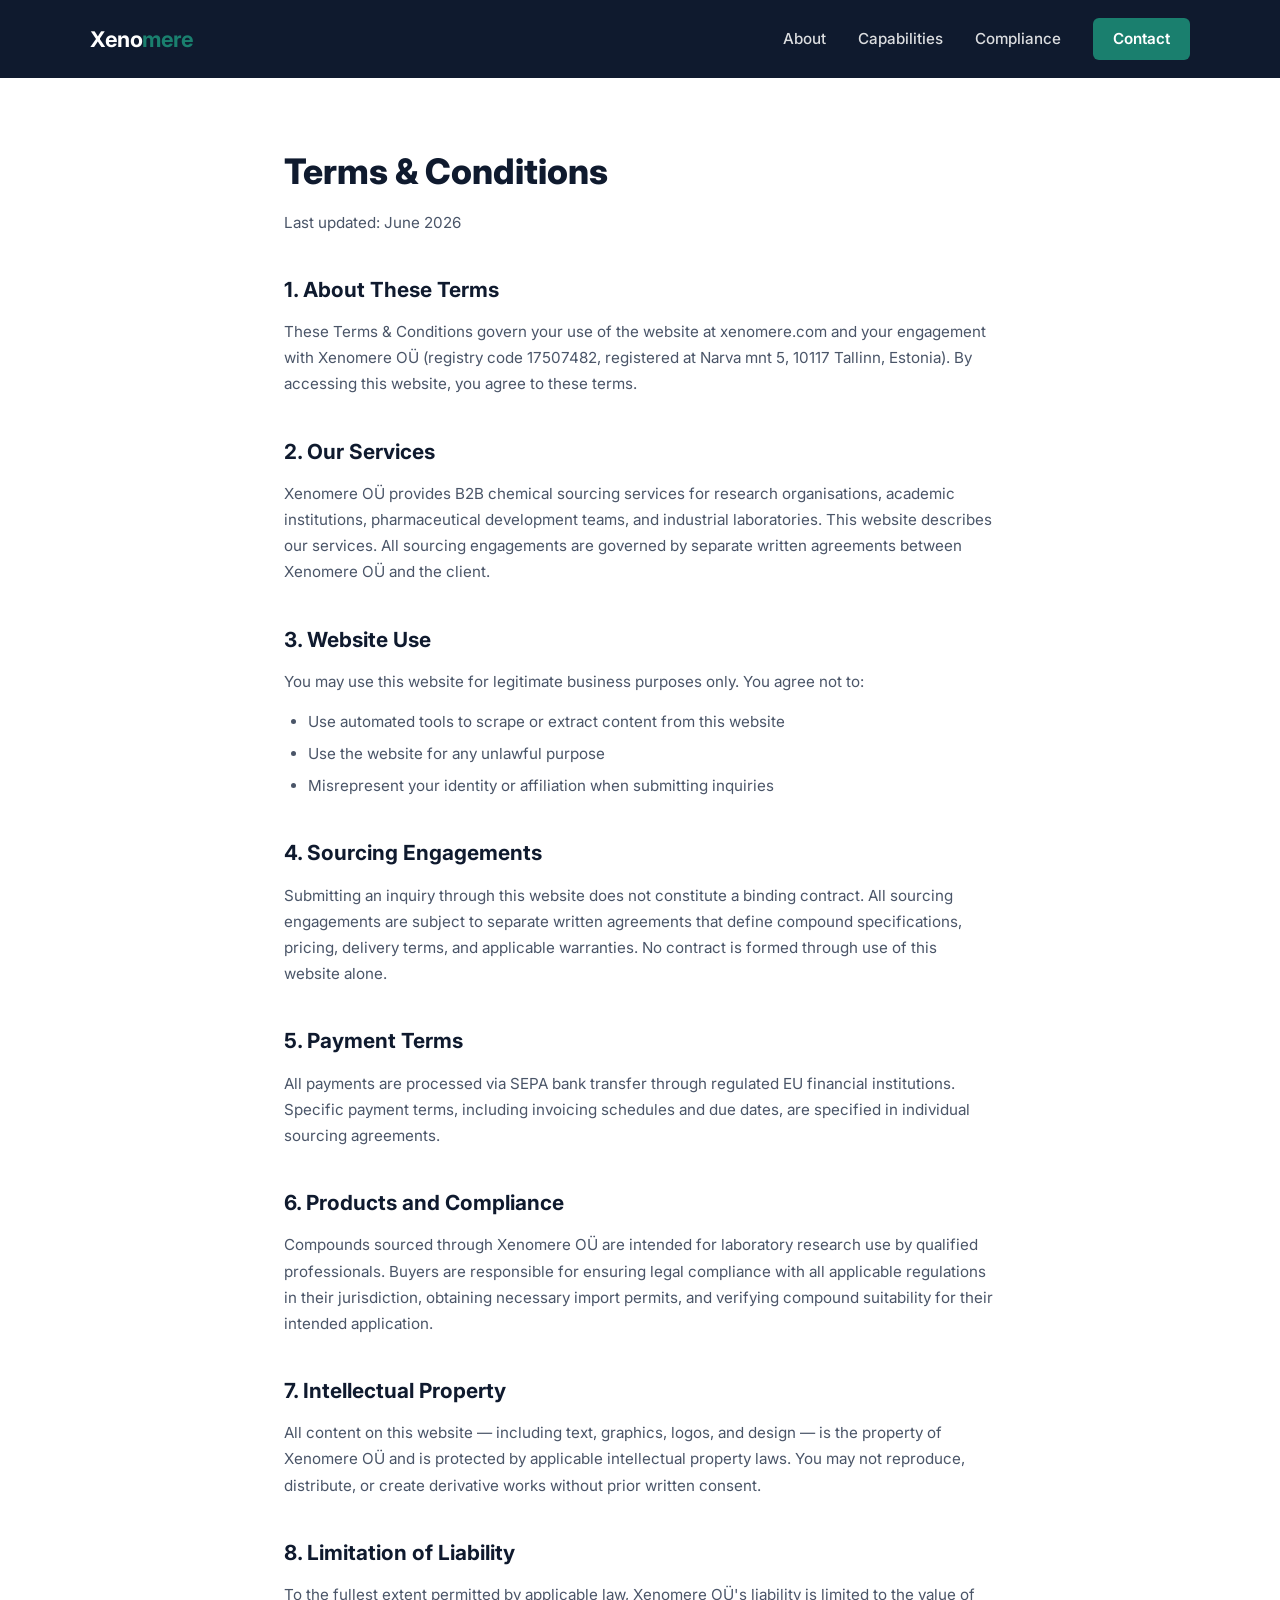
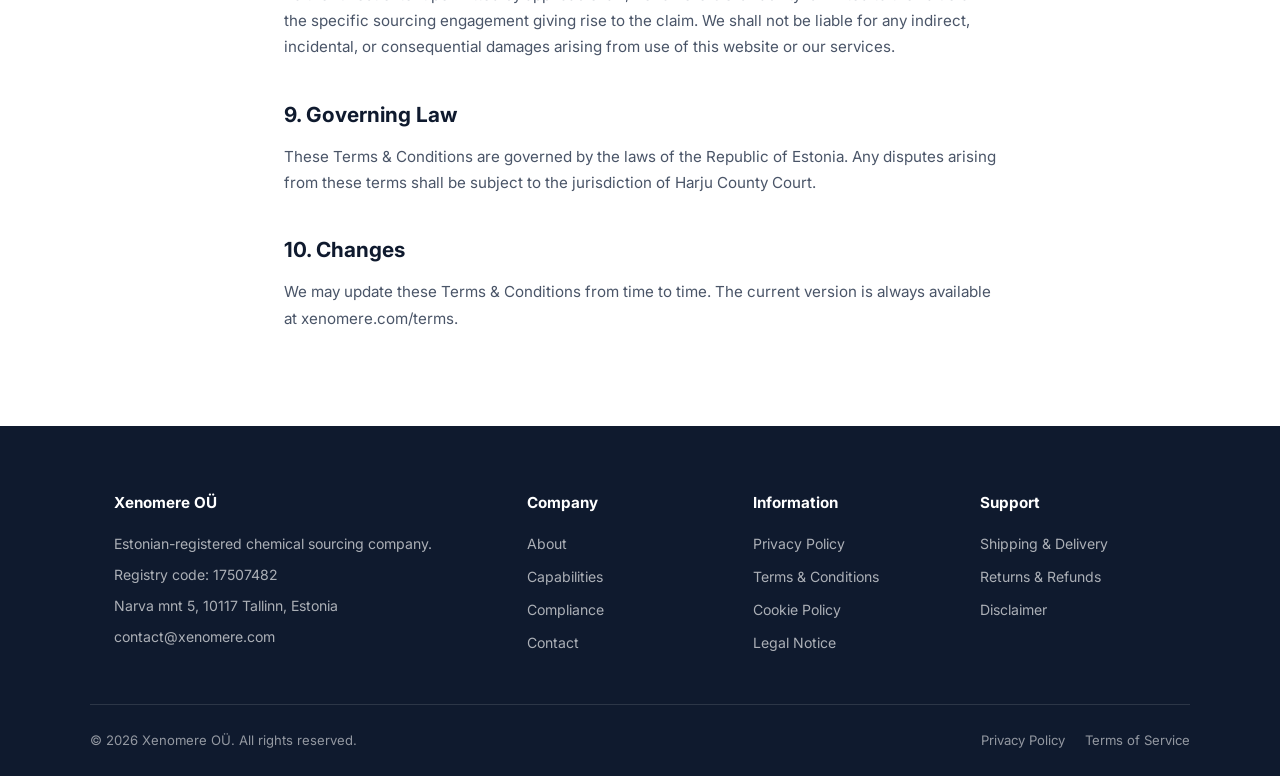
<file: terms.html>
<!DOCTYPE html>
<html lang="en">
<head>
  <meta charset="UTF-8">
  <meta name="viewport" content="width=device-width, initial-scale=1.0">
  <title>Terms &amp; Conditions | Xenomere OÜ</title>
  <meta name="description" content="Terms and Conditions governing use of the Xenomere OÜ website and B2B chemical sourcing services.">
  <link rel="preconnect" href="https://fonts.googleapis.com">
  <link rel="preconnect" href="https://fonts.gstatic.com" crossorigin>
  <link href="https://fonts.googleapis.com/css2?family=Inter:wght@400;500;600;700;800&display=swap" rel="stylesheet">
  <link rel="stylesheet" href="css/style.css">
</head>
<body>

<header class="site-header">
  <div class="container header-inner">
    <a href="index.html" class="logo">Xeno<span>mere</span></a>
    <nav class="main-nav">
      <a href="about.html">About</a>
      <a href="capabilities.html">Capabilities</a>
      <a href="compliance.html">Compliance</a>
      <a href="contact.html" class="nav-cta">Contact</a>
    </nav>
  </div>
</header>

<main>
  <section class="content-page">
    <div class="container content-narrow">
      <h1>Terms &amp; Conditions</h1>
      <p class="last-updated">Last updated: June 2026</p>

      <h2>1. About These Terms</h2>
      <p>These Terms &amp; Conditions govern your use of the website at xenomere.com and your engagement with Xenomere OÜ (registry code 17507482, registered at Narva mnt 5, 10117 Tallinn, Estonia). By accessing this website, you agree to these terms.</p>

      <h2>2. Our Services</h2>
      <p>Xenomere OÜ provides B2B chemical sourcing services for research organisations, academic institutions, pharmaceutical development teams, and industrial laboratories. This website describes our services. All sourcing engagements are governed by separate written agreements between Xenomere OÜ and the client.</p>

      <h2>3. Website Use</h2>
      <p>You may use this website for legitimate business purposes only. You agree not to:</p>
      <ul>
        <li>Use automated tools to scrape or extract content from this website</li>
        <li>Use the website for any unlawful purpose</li>
        <li>Misrepresent your identity or affiliation when submitting inquiries</li>
      </ul>

      <h2>4. Sourcing Engagements</h2>
      <p>Submitting an inquiry through this website does not constitute a binding contract. All sourcing engagements are subject to separate written agreements that define compound specifications, pricing, delivery terms, and applicable warranties. No contract is formed through use of this website alone.</p>

      <h2>5. Payment Terms</h2>
      <p>All payments are processed via SEPA bank transfer through regulated EU financial institutions. Specific payment terms, including invoicing schedules and due dates, are specified in individual sourcing agreements.</p>

      <h2>6. Products and Compliance</h2>
      <p>Compounds sourced through Xenomere OÜ are intended for laboratory research use by qualified professionals. Buyers are responsible for ensuring legal compliance with all applicable regulations in their jurisdiction, obtaining necessary import permits, and verifying compound suitability for their intended application.</p>

      <h2>7. Intellectual Property</h2>
      <p>All content on this website — including text, graphics, logos, and design — is the property of Xenomere OÜ and is protected by applicable intellectual property laws. You may not reproduce, distribute, or create derivative works without prior written consent.</p>

      <h2>8. Limitation of Liability</h2>
      <p>To the fullest extent permitted by applicable law, Xenomere OÜ's liability is limited to the value of the specific sourcing engagement giving rise to the claim. We shall not be liable for any indirect, incidental, or consequential damages arising from use of this website or our services.</p>

      <h2>9. Governing Law</h2>
      <p>These Terms &amp; Conditions are governed by the laws of the Republic of Estonia. Any disputes arising from these terms shall be subject to the jurisdiction of Harju County Court.</p>

      <h2>10. Changes</h2>
      <p>We may update these Terms &amp; Conditions from time to time. The current version is always available at <a href="terms.html">xenomere.com/terms</a>.</p>
    </div>
  </section>
</main>

<footer class="site-footer">
  <div class="container">
    <div class="footer-grid">
      <div class="footer-col">
        <h4>Xenomere OÜ</h4>
        <p>Estonian-registered chemical sourcing company.</p>
        <p>Registry code: 17507482</p>
        <p>Narva mnt 5, 10117 Tallinn, Estonia</p>
        <p><a href="mailto:contact@xenomere.com">contact@xenomere.com</a></p>
      </div>
      <div class="footer-col">
        <h4>Company</h4>
        <nav class="footer-links">
          <a href="about.html">About</a>
          <a href="capabilities.html">Capabilities</a>
          <a href="compliance.html">Compliance</a>
          <a href="contact.html">Contact</a>
        </nav>
      </div>
      <div class="footer-col">
        <h4>Information</h4>
        <nav class="footer-links">
          <a href="privacy.html">Privacy Policy</a>
          <a href="terms.html">Terms &amp; Conditions</a>
          <a href="cookies.html">Cookie Policy</a>
          <a href="legal.html">Legal Notice</a>
        </nav>
      </div>
      <div class="footer-col">
        <h4>Support</h4>
        <nav class="footer-links">
          <a href="shipping.html">Shipping &amp; Delivery</a>
          <a href="returns.html">Returns &amp; Refunds</a>
          <a href="disclaimer.html">Disclaimer</a>
        </nav>
      </div>
    </div>
  </div>
  <div class="footer-legal container">
    <p>© 2026 Xenomere OÜ. All rights reserved.</p>
    <div class="footer-legal-links">
      <a href="privacy.html">Privacy Policy</a>
      <a href="terms.html">Terms of Service</a>
    </div>
  </div>
</footer>

</body>
</html>
</file>
<file: css/style.css>
:root {
  --navy: #0f1a2e;
  --white: #ffffff;
  --off-white: #f5f7fa;
  --teal: #1a7f6e;
  --teal-hover: #156557;
  --gray-400: #94a3b8;
  --gray-600: #4a5568;
  --gray-800: #1e293b;
  --border: #dde1e7;
}

*,
*::before,
*::after {
  box-sizing: border-box;
  margin: 0;
  padding: 0;
}

html {
  scroll-behavior: smooth;
}

body {
  font-family: 'Inter', -apple-system, BlinkMacSystemFont, 'Segoe UI', sans-serif;
  color: var(--gray-800);
  line-height: 1.7;
  background: var(--white);
}

img {
  max-width: 100%;
  height: auto;
}

a {
  color: inherit;
  text-decoration: none;
}

ul {
  list-style: none;
}

.container {
  max-width: 1100px;
  margin: 0 auto;
  padding: 0 24px;
}

/* Header */
.site-header {
  background: var(--navy);
  position: sticky;
  top: 0;
  z-index: 100;
}

.header-inner {
  display: flex;
  align-items: center;
  justify-content: space-between;
  padding: 18px 0;
}

.logo {
  font-size: 1.35rem;
  font-weight: 700;
  color: var(--white);
  letter-spacing: -0.02em;
}

.logo span {
  color: var(--teal);
}

.main-nav {
  display: flex;
  align-items: center;
  gap: 32px;
}

.main-nav a {
  color: var(--white);
  opacity: 0.85;
  font-size: 0.95rem;
  font-weight: 500;
  transition: opacity 0.2s;
}

.main-nav a:hover {
  opacity: 1;
}

.nav-cta {
  background: var(--teal);
  color: var(--white) !important;
  opacity: 1 !important;
  padding: 8px 20px;
  border-radius: 6px;
  font-weight: 600 !important;
  transition: background 0.2s !important;
}

.nav-cta:hover {
  background: var(--teal-hover);
}

/* Hero */
.hero {
  background: var(--navy);
  color: var(--white);
  padding: 100px 0 80px;
}

.hero h1 {
  font-size: 3rem;
  font-weight: 800;
  line-height: 1.15;
  margin-bottom: 20px;
  letter-spacing: -0.03em;
}

.hero-subtitle {
  font-size: 1.15rem;
  opacity: 0.7;
  max-width: 680px;
  margin-bottom: 36px;
  line-height: 1.65;
}

.hero-cta {
  display: inline-block;
  background: var(--teal);
  color: var(--white);
  padding: 14px 36px;
  border-radius: 8px;
  font-weight: 600;
  font-size: 1rem;
  transition: background 0.2s;
}

.hero-cta:hover {
  background: var(--teal-hover);
}

/* Page Hero (subpages) */
.page-hero {
  background: var(--navy);
  color: var(--white);
  padding: 72px 0 64px;
}

.page-hero h1 {
  font-size: 2.5rem;
  font-weight: 800;
  margin-bottom: 12px;
  letter-spacing: -0.02em;
}

.page-hero .hero-subtitle {
  margin-bottom: 0;
}

/* Trust Bar */
.trust-bar {
  background: var(--off-white);
  padding: 40px 0;
  border-bottom: 1px solid var(--border);
}

.trust-grid {
  display: grid;
  grid-template-columns: repeat(auto-fit, minmax(180px, 1fr));
  gap: 24px;
}

.trust-item {
  display: flex;
  align-items: center;
  gap: 14px;
}

.trust-icon {
  width: 44px;
  height: 44px;
  min-width: 44px;
  border: 1px solid var(--border);
  border-radius: 8px;
  display: flex;
  align-items: center;
  justify-content: center;
  background: var(--white);
  color: var(--teal);
}

.trust-item span {
  font-size: 0.88rem;
  font-weight: 600;
  color: var(--gray-800);
  line-height: 1.4;
}

/* Sections */
.section {
  padding: 80px 0;
}

.section-alt {
  background: var(--off-white);
}

.section-header {
  margin-bottom: 48px;
}

.section-title {
  font-size: 2rem;
  font-weight: 800;
  color: var(--navy);
  margin-bottom: 12px;
  letter-spacing: -0.02em;
}

.section-subtitle {
  font-size: 1.05rem;
  color: var(--gray-600);
  max-width: 640px;
  line-height: 1.65;
}

/* Cards */
.card-grid {
  display: grid;
  grid-template-columns: repeat(3, 1fr);
  gap: 28px;
}

.card-grid-2 {
  display: grid;
  grid-template-columns: repeat(2, 1fr);
  gap: 28px;
}

.card {
  background: var(--white);
  border: 1px solid var(--border);
  border-radius: 12px;
  padding: 36px 32px;
}

.card-alt {
  background: var(--off-white);
  border: none;
  border-radius: 12px;
  padding: 36px 32px;
}

.card h3 {
  font-size: 1.15rem;
  font-weight: 700;
  color: var(--navy);
  margin-bottom: 14px;
}

.card p {
  font-size: 0.95rem;
  color: var(--gray-600);
  line-height: 1.72;
}

.card ul {
  list-style: disc;
  padding-left: 20px;
  margin-top: 12px;
}

.card ul li {
  font-size: 0.95rem;
  color: var(--gray-600);
  line-height: 1.72;
  margin-bottom: 6px;
}

/* Process Steps */
.process-grid {
  display: grid;
  grid-template-columns: repeat(3, 1fr);
  gap: 28px;
}

.process-step {
  background: var(--white);
  border: 1px solid var(--border);
  border-radius: 12px;
  padding: 32px 28px;
}

.step-number {
  font-size: 0.8rem;
  font-weight: 800;
  color: var(--teal);
  text-transform: uppercase;
  letter-spacing: 0.06em;
  margin-bottom: 12px;
}

.process-step h3 {
  font-size: 1.05rem;
  font-weight: 700;
  color: var(--navy);
  margin-bottom: 10px;
}

.process-step p {
  font-size: 0.92rem;
  color: var(--gray-600);
  line-height: 1.68;
}

/* Compliance Items */
.compliance-grid {
  display: grid;
  grid-template-columns: repeat(2, 1fr);
  gap: 24px;
}

.compliance-item {
  display: flex;
  gap: 18px;
  background: var(--white);
  border: 1px solid var(--border);
  border-radius: 10px;
  padding: 28px 24px;
}

.compliance-icon {
  width: 44px;
  height: 44px;
  min-width: 44px;
  border: 1px solid var(--border);
  border-radius: 8px;
  display: flex;
  align-items: center;
  justify-content: center;
  background: var(--off-white);
  color: var(--teal);
}

.compliance-item h3 {
  font-size: 1rem;
  font-weight: 700;
  color: var(--navy);
  margin-bottom: 6px;
}

.compliance-item p {
  font-size: 0.92rem;
  color: var(--gray-600);
  line-height: 1.68;
}

/* Callout */
.callout {
  background: var(--navy);
  color: var(--white);
  border-radius: 16px;
  padding: 40px 44px;
  margin-top: 48px;
}

.callout p {
  font-size: 1rem;
  line-height: 1.72;
  opacity: 0.92;
}

/* Content Pages */
.content-page {
  padding: 64px 0 80px;
}

.content-narrow {
  max-width: 760px;
  margin: 0 auto;
}

.content-narrow h1 {
  font-size: 2.2rem;
  font-weight: 800;
  color: var(--navy);
  margin-bottom: 8px;
}

.content-narrow h2 {
  font-size: 1.3rem;
  font-weight: 700;
  color: var(--navy);
  margin-top: 36px;
  margin-bottom: 12px;
}

.content-narrow h3 {
  font-size: 1.05rem;
  font-weight: 600;
  color: var(--navy);
  margin-top: 24px;
  margin-bottom: 8px;
}

.content-narrow p {
  font-size: 0.95rem;
  color: var(--gray-600);
  line-height: 1.72;
  margin-bottom: 14px;
}

.content-narrow ul,
.content-narrow ol {
  padding-left: 24px;
  margin-bottom: 14px;
}

.content-narrow ul {
  list-style: disc;
}

.content-narrow ol {
  list-style: decimal;
}

.content-narrow li {
  font-size: 0.95rem;
  color: var(--gray-600);
  line-height: 1.72;
  margin-bottom: 6px;
}

.last-updated {
  font-size: 0.85rem;
  color: var(--gray-400);
  margin-bottom: 32px;
}

/* About Page */
.facts-box {
  background: var(--off-white);
  border-radius: 12px;
  padding: 32px 36px;
  margin: 32px 0;
}

.facts-box dl {
  display: grid;
  grid-template-columns: 200px 1fr;
  gap: 12px 24px;
}

.facts-box dt {
  font-size: 0.88rem;
  font-weight: 600;
  color: var(--gray-600);
}

.facts-box dd {
  font-size: 0.95rem;
  color: var(--gray-800);
  font-weight: 500;
}

.value-item {
  border-left: 3px solid var(--teal);
  padding-left: 20px;
  margin-bottom: 28px;
}

.value-item h3 {
  font-size: 1.1rem;
  font-weight: 700;
  color: var(--navy);
  margin-bottom: 8px;
}

.value-item p {
  font-size: 0.95rem;
  color: var(--gray-600);
  line-height: 1.72;
}

/* Contact Form */
.form-section {
  padding: 64px 0 80px;
}

.form-container {
  max-width: 680px;
  margin: 0 auto;
}

.contact-form {
  display: grid;
  grid-template-columns: 1fr 1fr;
  gap: 20px;
}

.form-group {
  display: flex;
  flex-direction: column;
  gap: 6px;
}

.form-group.full-width {
  grid-column: 1 / -1;
}

.form-group label {
  font-size: 0.88rem;
  font-weight: 600;
  color: var(--gray-800);
}

.form-group input,
.form-group textarea,
.form-group select {
  padding: 12px 16px;
  border: 1px solid var(--border);
  border-radius: 8px;
  font-family: inherit;
  font-size: 0.95rem;
  color: var(--gray-800);
  background: var(--white);
  transition: border-color 0.2s, box-shadow 0.2s;
}

.form-group input:focus,
.form-group textarea:focus,
.form-group select:focus {
  outline: none;
  border-color: var(--teal);
  box-shadow: 0 0 0 3px rgba(26, 127, 110, 0.15);
}

.form-group textarea {
  min-height: 140px;
  resize: vertical;
}

.form-submit {
  grid-column: 1 / -1;
}

.btn-submit {
  display: inline-block;
  background: var(--teal);
  color: var(--white);
  padding: 14px 36px;
  border: none;
  border-radius: 8px;
  font-family: inherit;
  font-size: 1rem;
  font-weight: 600;
  cursor: pointer;
  transition: background 0.2s;
}

.btn-submit:hover {
  background: var(--teal-hover);
}

.contact-alt {
  margin-top: 56px;
  padding-top: 48px;
  border-top: 1px solid var(--border);
}

.contact-alt h2 {
  font-size: 1.3rem;
  font-weight: 700;
  color: var(--navy);
  margin-bottom: 20px;
}

.contact-alt p {
  font-size: 0.95rem;
  color: var(--gray-600);
  line-height: 1.72;
  margin-bottom: 10px;
}

.contact-alt a {
  color: var(--teal);
  font-weight: 500;
}

.contact-alt a:hover {
  text-decoration: underline;
}

/* Footer */
.site-footer {
  background: var(--navy);
  color: var(--white);
  padding: 64px 0 0;
}

.footer-grid {
  display: grid;
  grid-template-columns: 2fr 1fr 1fr 1fr;
  gap: 40px;
  padding-bottom: 48px;
}

.footer-col h4 {
  font-size: 0.95rem;
  font-weight: 700;
  color: var(--white);
  margin-bottom: 16px;
}

.footer-col p,
.footer-col a {
  font-size: 0.88rem;
  line-height: 1.65;
}

.footer-col p {
  opacity: 0.65;
  margin-bottom: 8px;
}

.footer-links {
  display: flex;
  flex-direction: column;
  gap: 10px;
}

.footer-links a {
  opacity: 0.65;
  transition: opacity 0.2s;
}

.footer-links a:hover {
  opacity: 1;
}

.footer-legal {
  border-top: 1px solid rgba(255, 255, 255, 0.12);
  padding: 24px 0;
  display: flex;
  align-items: center;
  justify-content: space-between;
  flex-wrap: wrap;
  gap: 12px;
}

.footer-legal p {
  font-size: 0.82rem;
  opacity: 0.55;
}

.footer-legal-links {
  display: flex;
  gap: 20px;
}

.footer-legal-links a {
  font-size: 0.82rem;
  opacity: 0.55;
  transition: opacity 0.2s;
}

.footer-legal-links a:hover {
  opacity: 0.85;
}

/* Mobile */
@media (max-width: 768px) {
  .header-inner {
    flex-direction: column;
    gap: 16px;
    padding: 16px 0;
  }

  .main-nav {
    flex-wrap: wrap;
    justify-content: center;
    gap: 16px 24px;
  }

  .hero {
    padding: 64px 0 56px;
  }

  .hero h1 {
    font-size: 2rem;
  }

  .page-hero h1 {
    font-size: 2rem;
  }

  .card-grid,
  .card-grid-2,
  .process-grid,
  .compliance-grid {
    grid-template-columns: 1fr;
  }

  .footer-grid {
    grid-template-columns: 1fr;
    gap: 32px;
  }

  .contact-form {
    grid-template-columns: 1fr;
  }

  .facts-box dl {
    grid-template-columns: 1fr;
    gap: 4px;
  }

  .facts-box dt {
    margin-top: 12px;
  }

  .section {
    padding: 56px 0;
  }

  .footer-legal {
    flex-direction: column;
    align-items: flex-start;
  }
}
</file>
